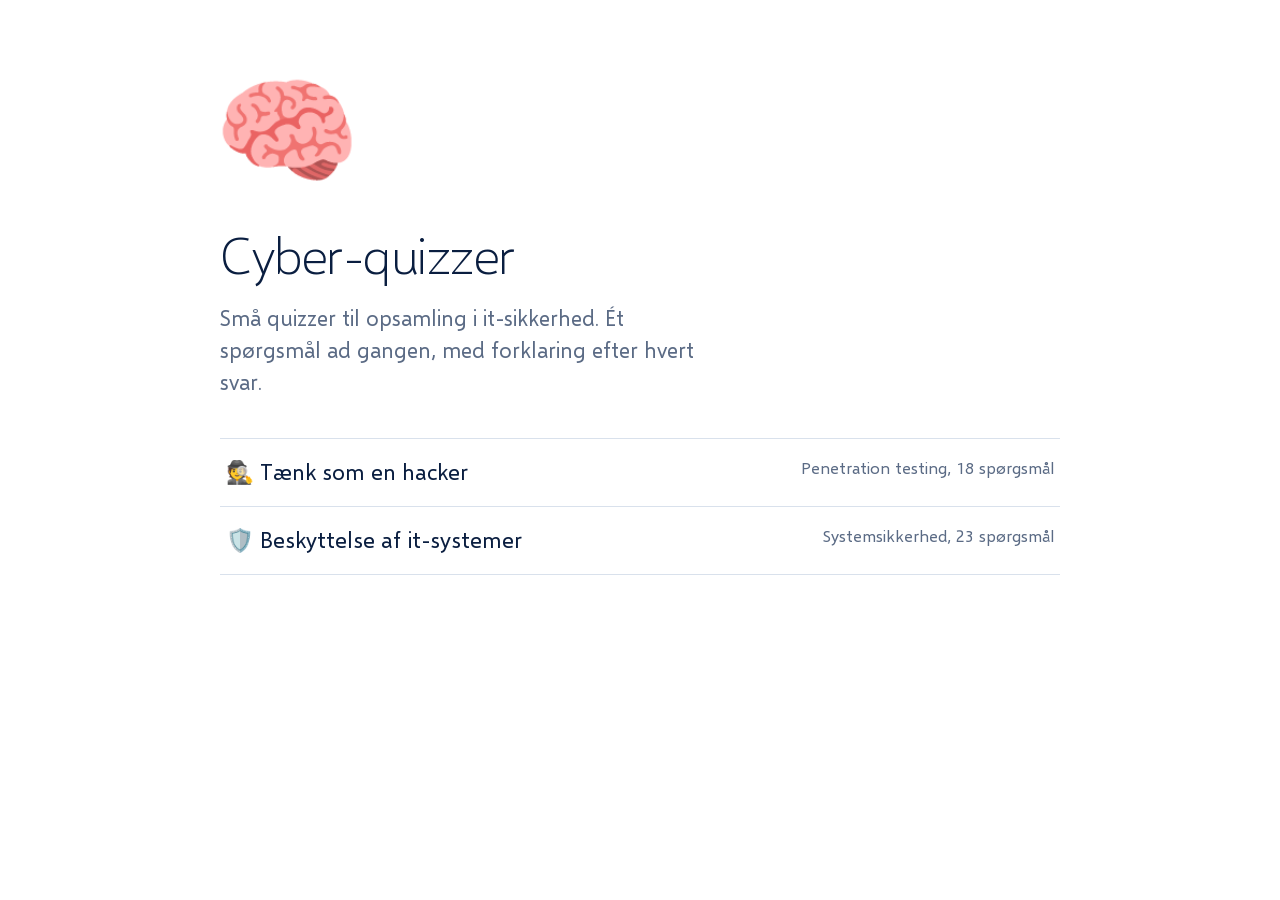
<file: index.html>
<!doctype html>
<html lang="da">
<head>
<meta charset="utf-8">
<meta name="viewport" content="width=device-width, initial-scale=1">
<title>Cyber-quizzer</title>
<style>
@font-face { font-family: 'Selawik'; font-weight: 300; font-display: swap; src: url([data-uri]) format('woff2'); }
@font-face { font-family: 'Selawik'; font-weight: 400; font-display: swap; src: url([data-uri]) format('woff2'); }
@font-face { font-family: 'Selawik'; font-weight: 700; font-display: swap; src: url([data-uri]) format('woff2'); }

:root {
  --paper: #ffffff;
  --ink: #0a1e40;
  --muted: #5b6b85;
  --line: #d9e1ec;
  --hover: #f2f6fb;
  --accent: #0078d7;
  --right: #0b7a54;
  --right-bg: #e2f5ec;
  --wrong: #c0362c;
  --wrong-bg: #fce9e7;
  --font: 'Selawik', 'Segoe UI', system-ui, -apple-system, sans-serif;
}

* { box-sizing: border-box; }

html {
  font-size: clamp(16px, calc(8px + 0.9vw), 30px);
}

body {
  margin: 0;
  min-height: 100vh;
  background: var(--paper);
  color: var(--ink);
  font-family: var(--font);
  font-variant-numeric: tabular-nums;
  -webkit-font-smoothing: antialiased;
}

button, input { font: inherit; color: inherit; }
button { cursor: pointer; }
:focus-visible { outline: 3px solid var(--accent); outline-offset: 3px; }
em { font-style: italic; }

.progress {
  position: fixed;
  inset: 0 0 auto 0;
  height: 4px;
  background: var(--line);
}
.progress span {
  display: block;
  height: 100%;
  width: 0;
  background: var(--accent);
  transition: width 0.4s ease;
}

main {
  max-width: 46rem;
  margin: 0 auto;
  padding: 3.5rem 1.5rem 3rem;
  min-height: 100vh;
  display: flex;
  flex-direction: column;
}

.meta {
  display: flex;
  justify-content: space-between;
  align-items: center;
  gap: 1rem;
  margin: 0 0 2.2rem;
  font-size: 0.85rem;
  color: var(--muted);
}
.nav {
  display: flex;
  align-items: center;
  gap: 0.4rem;
}
.navbtn {
  width: 2rem;
  height: 2rem;
  border: 1px solid var(--line);
  border-radius: 0.3rem;
  background: var(--paper);
  color: var(--muted);
  font-size: 1.1rem;
  line-height: 1;
  display: grid;
  place-items: center;
  padding: 0 0 0.1rem;
}
.navbtn:hover { border-color: var(--accent); color: var(--ink); }
.navbtn:disabled { opacity: 0.3; cursor: default; }
.nav .pos-label { margin: 0 0.3rem; }

h1 {
  font-weight: 300;
  font-size: 2.1rem;
  line-height: 1.22;
  margin: 0 0 2rem;
  letter-spacing: -0.01em;
}
h1.long { font-size: 1.7rem; }

/* Svarmuligheder */
.options {
  list-style: none;
  margin: 0;
  padding: 0;
  display: grid;
  gap: 0.6rem;
}
.option {
  width: 100%;
  display: flex;
  align-items: center;
  gap: 1rem;
  padding: 0.9rem 1.1rem;
  border: 1px solid var(--line);
  border-radius: 0.5rem;
  background: var(--paper);
  font-size: 1.1rem;
  line-height: 1.3;
  text-align: left;
  transition: background-color 0.15s, border-color 0.15s;
}
.option:hover:not(:disabled) {
  background: var(--hover);
  border-color: var(--accent);
}
.option:disabled { cursor: default; }
.key {
  flex: none;
  width: 1.9rem;
  height: 1.9rem;
  border-radius: 0.3rem;
  border: 1px solid var(--line);
  display: grid;
  place-items: center;
  font-size: 0.85rem;
  font-weight: 700;
  color: var(--muted);
}
.option .text { flex: 1; }
.option .mark {
  flex: none;
  font-size: 0.85rem;
  font-weight: 700;
}
.option.is-right {
  background: var(--right-bg);
  border-color: var(--right);
}
.option.is-right .key { background: var(--right); border-color: var(--right); color: #fff; }
.option.is-right .mark { color: var(--right); }
.option.is-wrong {
  background: var(--wrong-bg);
  border-color: var(--wrong);
}
.option.is-wrong .key { background: var(--wrong); border-color: var(--wrong); color: #fff; }
.option.is-wrong .mark { color: var(--wrong); }
.option.is-muted { opacity: 0.45; }

.tf { grid-template-columns: 1fr 1fr; }
.tf .option { justify-content: center; padding: 1.3rem 1rem; font-size: 1.25rem; }
.tf .option .text { flex: none; }
.tf .option .mark { display: none; }

/* Rækkefølge */
.order .pos {
  flex: none;
  width: 1.9rem;
  height: 1.9rem;
  border-radius: 50%;
  border: 1px dashed var(--muted);
  display: grid;
  place-items: center;
  font-size: 0.85rem;
  font-weight: 700;
}
.order .option.placed .pos {
  border: 0;
  background: var(--ink);
  color: #fff;
}

/* Estimat */
.estimate output {
  display: block;
  font-weight: 300;
  font-size: 3rem;
  line-height: 1;
  margin: 0.5rem 0 1.2rem;
}
.estimate output small {
  font-size: 1rem;
  color: var(--muted);
  margin-left: 0.4rem;
}
.estimate input[type='range'] {
  width: 100%;
  accent-color: var(--accent);
}
.ends {
  display: flex;
  justify-content: space-between;
  font-size: 0.8rem;
  color: var(--muted);
  margin-top: 0.2rem;
}

/* Handlinger */
.actions {
  display: flex;
  align-items: center;
  gap: 1rem;
  margin-top: 1.6rem;
  flex-wrap: wrap;
}
.btn {
  border: 0;
  border-radius: 0.4rem;
  background: var(--ink);
  color: #fff;
  padding: 0.75rem 1.4rem;
  font-size: 1rem;
  font-weight: 700;
}
.btn:disabled { opacity: 0.35; cursor: default; }
.btn.small {
  background: transparent;
  color: var(--ink);
  border: 1px solid var(--line);
  padding: 0.55rem 0.9rem;
  font-weight: 400;
}
.link {
  border: 0;
  background: none;
  padding: 0;
  font-size: 0.9rem;
  color: var(--muted);
  text-decoration: underline;
  text-underline-offset: 0.2em;
}
.hint {
  font-size: 0.8rem;
  color: var(--muted);
}

/* Forklaring */
.feedback {
  margin-top: 2rem;
  padding-top: 1.4rem;
  border-top: 1px solid var(--line);
  animation: rise 0.3s ease both;
}
.verdict {
  margin: 0 0 0.6rem;
  font-weight: 700;
  font-size: 1.1rem;
}
.verdict.right { color: var(--right); }
.verdict.wrong { color: var(--wrong); }
.verdict .detail { font-weight: 400; color: var(--ink); }
.explain {
  margin: 0;
  font-size: 1.05rem;
  line-height: 1.55;
  max-width: 62ch;
}
.feedback.still { animation: none; }
@keyframes rise {
  from { opacity: 0; transform: translateY(0.5rem); }
  to { opacity: 1; transform: none; }
}

/* Start og slut */
.face {
  font-weight: 300;
  font-size: 6rem;
  line-height: 1;
  margin: 0 0 2rem -0.3rem;
}
.intro h1 { font-size: 2.6rem; margin-bottom: 0.8rem; }
.lede {
  margin: 0 0 2rem;
  font-size: 1.1rem;
  line-height: 1.5;
  color: var(--muted);
  max-width: 40ch;
}
.score {
  font-weight: 300;
  font-size: 2.6rem;
  margin: 0 0 0.6rem;
}
.review {
  list-style: none;
  margin: 0 0 2rem;
  padding: 0;
  border-top: 1px solid var(--line);
}
.review li {
  border-bottom: 1px solid var(--line);
}
.review button {
  width: 100%;
  display: flex;
  gap: 0.8rem;
  align-items: baseline;
  padding: 0.55rem 0.3rem;
  border: 0;
  background: none;
  font-size: 0.95rem;
  text-align: left;
}
.review button:hover { background: var(--hover); }
.review .n {
  flex: none;
  width: 1.6rem;
  color: var(--muted);
  text-align: right;
}
.review .t { flex: 1; }
.review .r {
  flex: none;
  font-weight: 700;
  font-size: 0.85rem;
}
.review .ok { color: var(--right); }
.review .miss { color: var(--wrong); }
.review .skip { color: var(--muted); font-weight: 400; }
.quizlist { list-style: none; margin: 0; padding: 0; border-top: 1px solid var(--line); }
.quizlist a {
  display: flex;
  justify-content: space-between;
  gap: 1rem;
  padding: 1rem 0.3rem;
  border-bottom: 1px solid var(--line);
  color: var(--ink);
  text-decoration: none;
  font-size: 1.15rem;
}
.quizlist a:hover { background: var(--hover); }
.quizlist small { color: var(--muted); font-size: 0.85rem; }

@media (max-width: 560px) {
  main { padding-top: 2.5rem; }
  h1 { font-size: 1.6rem; }
  h1.long { font-size: 1.35rem; }
  .face { font-size: 4.5rem; }
  .intro h1 { font-size: 2rem; }
}

@media (prefers-reduced-motion: reduce) {
  * { animation: none !important; transition: none !important; }
}

.qemoji { font-size: 2.6rem; line-height: 1; margin: 0 0 0.9rem; }
.review .t { overflow-wrap: anywhere; }
</style>
</head>
<body>
<main>
  <section class="intro">
    <p class="face" aria-hidden="true">🧠</p>
    <h1>Cyber-quizzer</h1>
    <p class="lede">Små quizzer til opsamling i it-sikkerhed. Ét spørgsmål ad gangen, med forklaring efter hvert svar.</p>
    <ul class="quizlist">
    <li><a href="pentest/"><span>🕵️ Tænk som en hacker</span><small>Penetration testing, 18 spørgsmål</small></a></li>
    <li><a href="systemsikkerhed/"><span>🛡️ Beskyttelse af it-systemer</span><small>Systemsikkerhed, 23 spørgsmål</small></a></li>
    </ul>
  </section>
</main>
</body>
</html>
</file>
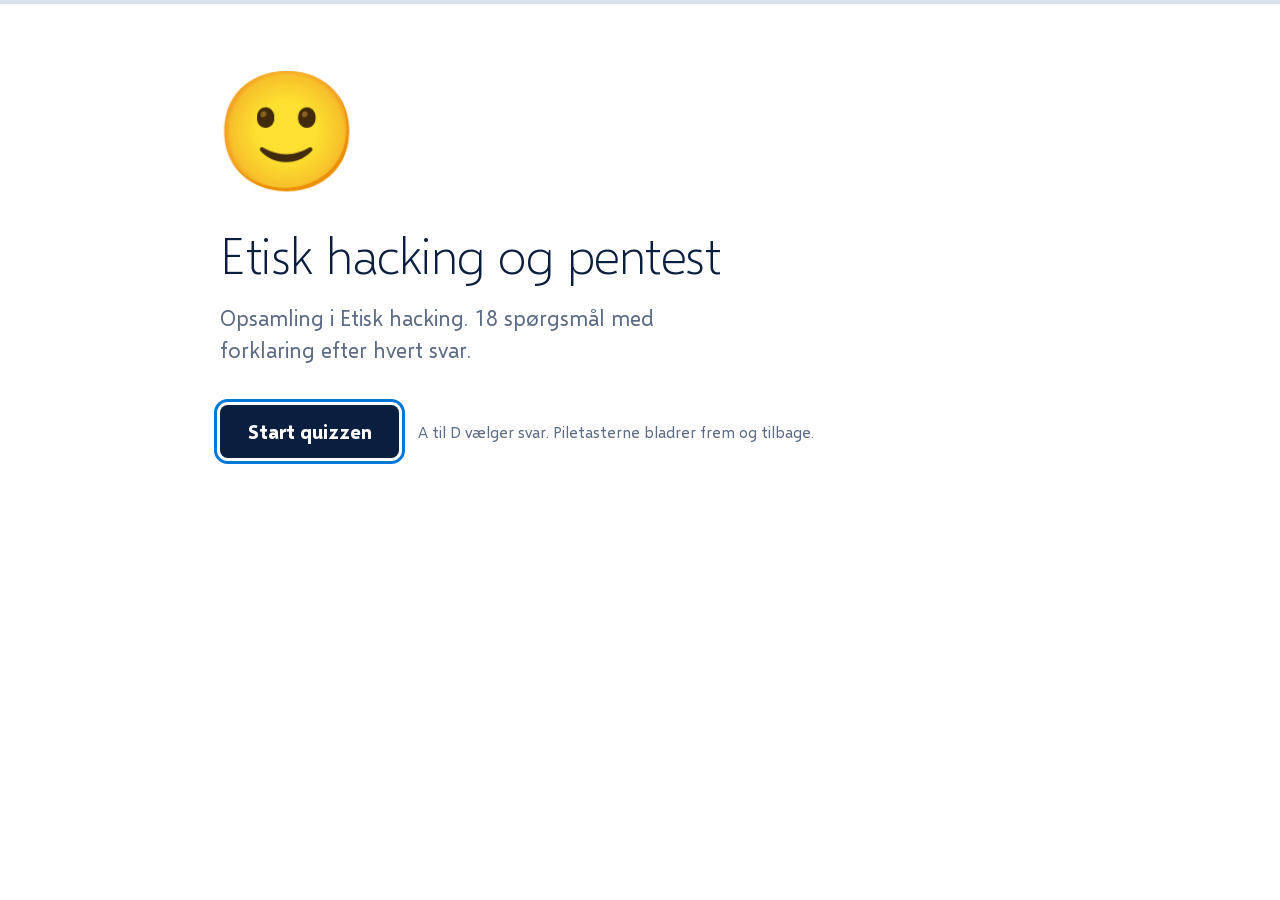
<file: etisk-hacking/index.html>
<!doctype html>
<html lang="da">
<head>
<meta charset="utf-8">
<meta name="viewport" content="width=device-width, initial-scale=1">
<title>Quiz: Etisk hacking og pentest</title>
<style>
@font-face { font-family: 'Selawik'; font-weight: 300; font-display: swap; src: url([data-uri]) format('woff2'); }
@font-face { font-family: 'Selawik'; font-weight: 400; font-display: swap; src: url([data-uri]) format('woff2'); }
@font-face { font-family: 'Selawik'; font-weight: 700; font-display: swap; src: url([data-uri]) format('woff2'); }

:root {
  --paper: #ffffff;
  --ink: #0a1e40;
  --muted: #5b6b85;
  --line: #d9e1ec;
  --hover: #f2f6fb;
  --accent: #0078d7;
  --right: #0b7a54;
  --right-bg: #e2f5ec;
  --wrong: #c0362c;
  --wrong-bg: #fce9e7;
  --font: 'Selawik', 'Segoe UI', system-ui, -apple-system, sans-serif;
}

* { box-sizing: border-box; }

html {
  font-size: clamp(16px, calc(8px + 0.9vw), 30px);
}

body {
  margin: 0;
  min-height: 100vh;
  background: var(--paper);
  color: var(--ink);
  font-family: var(--font);
  font-variant-numeric: tabular-nums;
  -webkit-font-smoothing: antialiased;
}

button, input { font: inherit; color: inherit; }
button { cursor: pointer; }
:focus-visible { outline: 3px solid var(--accent); outline-offset: 3px; }
em { font-style: italic; }

.progress {
  position: fixed;
  inset: 0 0 auto 0;
  height: 4px;
  background: var(--line);
}
.progress span {
  display: block;
  height: 100%;
  width: 0;
  background: var(--accent);
  transition: width 0.4s ease;
}

main {
  max-width: 46rem;
  margin: 0 auto;
  padding: 3.5rem 1.5rem 3rem;
  min-height: 100vh;
  display: flex;
  flex-direction: column;
}

.meta {
  display: flex;
  justify-content: space-between;
  align-items: center;
  gap: 1rem;
  margin: 0 0 2.2rem;
  font-size: 0.85rem;
  color: var(--muted);
}
.nav {
  display: flex;
  align-items: center;
  gap: 0.4rem;
}
.navbtn {
  width: 2rem;
  height: 2rem;
  border: 1px solid var(--line);
  border-radius: 0.3rem;
  background: var(--paper);
  color: var(--muted);
  font-size: 1.1rem;
  line-height: 1;
  display: grid;
  place-items: center;
  padding: 0 0 0.1rem;
}
.navbtn:hover { border-color: var(--accent); color: var(--ink); }
.navbtn:disabled { opacity: 0.3; cursor: default; }
.nav .pos-label { margin: 0 0.3rem; }

h1 {
  font-weight: 300;
  font-size: 2.1rem;
  line-height: 1.22;
  margin: 0 0 2rem;
  letter-spacing: -0.01em;
}
h1.long { font-size: 1.7rem; }

/* Svarmuligheder */
.options {
  list-style: none;
  margin: 0;
  padding: 0;
  display: grid;
  gap: 0.6rem;
}
.option {
  width: 100%;
  display: flex;
  align-items: center;
  gap: 1rem;
  padding: 0.9rem 1.1rem;
  border: 1px solid var(--line);
  border-radius: 0.5rem;
  background: var(--paper);
  font-size: 1.1rem;
  line-height: 1.3;
  text-align: left;
  transition: background-color 0.15s, border-color 0.15s;
}
.option:hover:not(:disabled) {
  background: var(--hover);
  border-color: var(--accent);
}
.option:disabled { cursor: default; }
.key {
  flex: none;
  width: 1.9rem;
  height: 1.9rem;
  border-radius: 0.3rem;
  border: 1px solid var(--line);
  display: grid;
  place-items: center;
  font-size: 0.85rem;
  font-weight: 700;
  color: var(--muted);
}
.option .text { flex: 1; }
.option .mark {
  flex: none;
  font-size: 0.85rem;
  font-weight: 700;
}
.option.is-right {
  background: var(--right-bg);
  border-color: var(--right);
}
.option.is-right .key { background: var(--right); border-color: var(--right); color: #fff; }
.option.is-right .mark { color: var(--right); }
.option.is-wrong {
  background: var(--wrong-bg);
  border-color: var(--wrong);
}
.option.is-wrong .key { background: var(--wrong); border-color: var(--wrong); color: #fff; }
.option.is-wrong .mark { color: var(--wrong); }
.option.is-muted { opacity: 0.45; }

.tf { grid-template-columns: 1fr 1fr; }
.tf .option { justify-content: center; padding: 1.3rem 1rem; font-size: 1.25rem; }
.tf .option .text { flex: none; }
.tf .option .mark { display: none; }

/* Rækkefølge */
.order .pos {
  flex: none;
  width: 1.9rem;
  height: 1.9rem;
  border-radius: 50%;
  border: 1px dashed var(--muted);
  display: grid;
  place-items: center;
  font-size: 0.85rem;
  font-weight: 700;
}
.order .option.placed .pos {
  border: 0;
  background: var(--ink);
  color: #fff;
}

/* Estimat */
.estimate output {
  display: block;
  font-weight: 300;
  font-size: 3rem;
  line-height: 1;
  margin: 0.5rem 0 1.2rem;
}
.estimate output small {
  font-size: 1rem;
  color: var(--muted);
  margin-left: 0.4rem;
}
.estimate input[type='range'] {
  width: 100%;
  accent-color: var(--accent);
}
.ends {
  display: flex;
  justify-content: space-between;
  font-size: 0.8rem;
  color: var(--muted);
  margin-top: 0.2rem;
}

/* Handlinger */
.actions {
  display: flex;
  align-items: center;
  gap: 1rem;
  margin-top: 1.6rem;
  flex-wrap: wrap;
}
.btn {
  border: 0;
  border-radius: 0.4rem;
  background: var(--ink);
  color: #fff;
  padding: 0.75rem 1.4rem;
  font-size: 1rem;
  font-weight: 700;
}
.btn:disabled { opacity: 0.35; cursor: default; }
.btn.small {
  background: transparent;
  color: var(--ink);
  border: 1px solid var(--line);
  padding: 0.55rem 0.9rem;
  font-weight: 400;
}
.link {
  border: 0;
  background: none;
  padding: 0;
  font-size: 0.9rem;
  color: var(--muted);
  text-decoration: underline;
  text-underline-offset: 0.2em;
}
.hint {
  font-size: 0.8rem;
  color: var(--muted);
}

/* Forklaring */
.feedback {
  margin-top: 2rem;
  padding-top: 1.4rem;
  border-top: 1px solid var(--line);
  animation: rise 0.3s ease both;
}
.verdict {
  margin: 0 0 0.6rem;
  font-weight: 700;
  font-size: 1.1rem;
}
.verdict.right { color: var(--right); }
.verdict.wrong { color: var(--wrong); }
.verdict .detail { font-weight: 400; color: var(--ink); }
.explain {
  margin: 0;
  font-size: 1.05rem;
  line-height: 1.55;
  max-width: 62ch;
}
.feedback.still { animation: none; }
@keyframes rise {
  from { opacity: 0; transform: translateY(0.5rem); }
  to { opacity: 1; transform: none; }
}

/* Start og slut */
.face {
  font-weight: 300;
  font-size: 6rem;
  line-height: 1;
  margin: 0 0 2rem -0.3rem;
}
.intro h1 { font-size: 2.6rem; margin-bottom: 0.8rem; }
.lede {
  margin: 0 0 2rem;
  font-size: 1.1rem;
  line-height: 1.5;
  color: var(--muted);
  max-width: 40ch;
}
.score {
  font-weight: 300;
  font-size: 2.6rem;
  margin: 0 0 0.6rem;
}
.review {
  list-style: none;
  margin: 0 0 2rem;
  padding: 0;
  border-top: 1px solid var(--line);
}
.review li {
  border-bottom: 1px solid var(--line);
}
.review button {
  width: 100%;
  display: flex;
  gap: 0.8rem;
  align-items: baseline;
  padding: 0.55rem 0.3rem;
  border: 0;
  background: none;
  font-size: 0.95rem;
  text-align: left;
}
.review button:hover { background: var(--hover); }
.review .n {
  flex: none;
  width: 1.6rem;
  color: var(--muted);
  text-align: right;
}
.review .t { flex: 1; }
.review .r {
  flex: none;
  font-weight: 700;
  font-size: 0.85rem;
}
.review .ok { color: var(--right); }
.review .miss { color: var(--wrong); }
.review .skip { color: var(--muted); font-weight: 400; }
.quizlist { list-style: none; margin: 0; padding: 0; border-top: 1px solid var(--line); }
.quizlist a {
  display: flex;
  justify-content: space-between;
  gap: 1rem;
  padding: 1rem 0.3rem;
  border-bottom: 1px solid var(--line);
  color: var(--ink);
  text-decoration: none;
  font-size: 1.15rem;
}
.quizlist a:hover { background: var(--hover); }
.quizlist small { color: var(--muted); font-size: 0.85rem; }

@media (max-width: 560px) {
  main { padding-top: 2.5rem; }
  h1 { font-size: 1.6rem; }
  h1.long { font-size: 1.35rem; }
  .face { font-size: 4.5rem; }
  .intro h1 { font-size: 2rem; }
}

@media (prefers-reduced-motion: reduce) {
  * { animation: none !important; transition: none !important; }
}
</style>
</head>
<body>
<div class="progress" aria-hidden="true"><span></span></div>
<main id="app" aria-live="polite"></main>
<script>
const QUIZ = {"titel":"Etisk hacking og pentest","undertitel":"Opsamling i Etisk hacking","fag":"Etisk hacking","runder":[{"id":1,"navn":"Jura og etik (opvarmning)"},{"id":2,"navn":"Metode og typer"},{"id":3,"navn":"Scanning og adgang (dobbelte point)"},{"id":4,"navn":"Efter indbruddet og den virkelige verden"},{"id":5,"navn":"Reserve"}],"spoergsmaal":[{"runde":1,"type":"mc","titel":"Pentest eller hacking?","tekst":"Hvad gør juridisk set forskellen på en pentest og ulovlig hacking efter straffelovens § 263?","svar":["Om man bruger Kali Linux eller egne værktøjer","Om adgangen er \"uberettiget\"","Om man stjæler data eller bare kigger","Om man melder sårbarheden bagefter"],"rigtigt":1,"forklaring":"Pentesteren gør præcis det, § 263 beskriver: skaffer sig adgang til andres system. Det er den klare aftale, der fjerner det \"uberettigede\"."},{"runde":1,"type":"mc","titel":"Aftalerne på plads","tekst":"Ud over RoE (rules of engagement) og scope-dokumentet for selve testen: hvilke to aftaler bør en pentester som minimum have på plads med kunden?","svar":["SLA og DPA","CSA (konsulent- og samarbejdsaftale) og NDA","GDPR-samtykke og ISO-certifikat","Bug bounty-vilkår og CVE-registrering"],"rigtigt":1,"forklaring":"Pakken til en pentest er større end to papirer: RoE fastlægger, hvad der må gøres under testen, scope-dokumentet hvor grænserne går, CSA'et aftalen og ansvarsfordelingen, og NDA'en fortroligheden. CSA og NDA er minimum for samarbejdet med kunden."},{"runde":1,"type":"mc","titel":"Hatten på","tekst":"En hacker finder huller på en webshop uden aftale og tilbyder bagefter at lukke dem mod betaling. Hvilken hattefarve?","svar":["White hat","Black hat","Gray hat","Red hat"],"rigtigt":2,"forklaring":"Gråzonen mellem lovligt og ulovligt. Mange gray hats opfatter sig selv som white hats."},{"runde":1,"type":"sandtfalsk","titel":"Faren i børnehaven","tekst":"Faderen, der testede sikkerheden i sit barns børnehavesystem og anmeldte hullet, blev endeligt dømt for hacking.","rigtigt":false,"forklaring":"Dømt i byretten, frifundet i landsretten. Et godt springbræt til diskussion: Gode intentioner er ikke det samme som en aftale."},{"runde":2,"type":"mc","titel":"Begrænset viden","tekst":"\"Begrænset viden om systemet, tester som en bruger.\" Hvilken testtype?","svar":["Black box","White box","Gray box","Red box"],"rigtigt":2,"forklaring":"Gray box: pentesteren har delvis viden, fx dokumentation eller credentials, men tester stadig udefra som en bruger."},{"runde":2,"type":"mc","titel":"White box' største hage","tekst":"Hvad er den største ulempe ved en white box-test?","svar":["Den er altid ulovlig","Den finder ikke angrebsflader, som virksomheden ikke selv kender til","Den kræver, at pentesteren arbejder anonymt","Den kan kun bruges på webapplikationer"],"rigtigt":1,"forklaring":"Når testen bygger på virksomhedens eget kort over systemet, blinder den over for det, der ikke står på kortet: skygge-it, glemte systemer, uregistrerede angrebsflader."},{"runde":2,"type":"mc","titel":"Pentest-cirklen","tekst":"Hvilken fase i pentest-cirklen kommer lige *før* exploitation?","svar":["Rekognoscering","Discovery","Søgning efter sårbarheder og attack vectors","Post exploitation"],"rigtigt":2,"forklaring":"Cirklen løber rekognoscering → discovery → søgning efter sårbarheder og attack vectors → exploitation → post exploitation."},{"runde":2,"type":"mc","titel":"Spor i loggen","tekst":"Hvad er der galt med denne påstand: \"Det er passiv rekognoscering at besøge målets hjemmeside\"?","svar":["Intet, det er passivt","Det er aktivt, fordi besøget efterlader spor i målets logs","Det er ulovligt","Det tæller kun som OSINT, hvis man bruger Maltego"],"rigtigt":1,"forklaring":"Passiv rekognoscering betyder ingen kontakt med selve målet. Selv et sidebesøg giver et footprint i målets logs."},{"runde":2,"type":"mc","titel":"Skygger på netværket","tekst":"Medarbejdernes private telefoner, en Dropbox-konto som ingen har godkendt, og IoT-enheder på netværket. Hvad kalder man det samlet?","svar":["Zero-day","Shadow IT","Lateral movement","Honeypot"],"rigtigt":1,"forklaring":"Shadow IT er it, som virksomheden ikke kender til eller har godkendt. Det er angrebsflade uden styring, patching eller logning."},{"runde":3,"type":"mc","titel":"Øksen eller kniven","tekst":"Kapitlet sammenligner automatiseret og manuel scanning med to redskaber. Hvilke?","svar":["Hammer og skruetrækker","Økse og kirurgisk kniv","Kikkert og lup","Fiskenet og fiskestang"],"rigtigt":1,"forklaring":"Automatiseret scanning er øksen: bred og hurtig. Manuel testning er den kirurgiske kniv: præcis, hvor det gør ondt."},{"runde":3,"type":"mc","titel":"Half-open","tekst":"Hvorfor er en SYN-scanning (half-open) mere diskret end en almindelig forbindelse?","svar":["Den er krypteret","Den gennemfører aldrig hele 3-way handshake, så applikationen ser ingen forbindelse","Den bruger UDP i stedet for TCP","Den kører kun om natten"],"rigtigt":1,"forklaring":"Scanneren sender SYN, får SYN-ACK tilbage og stopper der. TCP-forbindelsen fuldføres aldrig, så mange applikationer og logmechanismer opdager den ikke."},{"runde":3,"type":"mc","titel":"Reverse slår bind","tekst":"Hvorfor lykkes en reverse shell oftere end en bind shell?","svar":["Den er hurtigere","Firewalls blokerer typisk indgående trafik, men tillader udgående","Den kræver ikke en sårbarhed","Den virker kun på Windows"],"rigtigt":1,"forklaring":"Reverse shell kalder ud fra målet, hvor udgående trafik ofte er tilladt. Forsvarsvinkel: Det er derfor, egress-filtrering betyder noget."},{"runde":3,"type":"mc","titel":"Payload på målret","tekst":"I Metasploit-terminologi: Hvad er en payload?","svar":["Koden, der udnytter sikkerhedshullet","Koden, der kører på målet bagefter, fx for at åbne en shell","Et scanningsmodul","Rapporten til kunden"],"rigtigt":1,"forklaring":"Exploiten åbner hullet; payloaden er det, der sendes ind bagefter: en shell, en Meterpreter-session, en eksfiltreringskanal."},{"runde":4,"type":"mc","titel":"WannaCry","tekst":"WannaCry spredte sig i 2017 via en lækket exploit (EternalBlue). Hvilken tjeneste var sårbar?","svar":["RDP","SMBv1","SSH","DNS"],"rigtigt":1,"forklaring":"Rammte også mål i Danmark. Læringen er, at patching og udfasning af gamle protokoller er forsvar."},{"runde":4,"type":"mc","titel":"Hvor stopper pentesteren?","tekst":"Hvad adskiller pentesteren fra hackeren i den sidste fase?","svar":["Pentesteren sletter sine spor bedre","Pentesteren stopper ved rapporten, mens hackeren bevarer adgang og skjuler spor","Hackeren skriver også en rapport","Der er ingen forskel"],"rigtigt":1,"forklaring":"For hackeren er adgangen målet: den bevares og skjules. For pentesteren er den midlet: den dokumenteres og afleveres."},{"runde":4,"type":"mc","titel":"Rapporten er pointen","tekst":"Hvad skal vægten ligge på i en god pentest-rapport?","svar":["En detaljeret beskrivelse af, hvor dygtig pentesteren var","En liste over alle værktøjer, der blev brugt","Løsningsforslag og forbedrede procedurer","Rå scanningsoutput"],"rigtigt":2,"forklaring":"Rapporten skal gøre kunden sikrere, ikke imponere over værktøjer. Og husk executive summary til ledelsen: det er den, der får sikkerhed på dagsordenen."},{"runde":5,"type":"mc","titel":"Nyborg-sagen","tekst":"En sikkerhedskonsulent udgav sig for at være kommunens it-medarbejder over for personalet på en skole i Nyborg. Hvad aftalte KL bagefter om den slags test?","svar":["Social engineering er nu helt forbudt i test","Testene må ikke være krænkende, og der skal være et rimeligt forhold mellem mål og midler","Konsulenten skal altid anmeldes til politiet før testen","Testene må kun køre uden for skolens åbningstider"],"rigtigt":1,"forklaring":"Testen var i sig selv aftalt, men den ramte personer, der ikke vidste noget om den. Krænkende test og disproportionale metoder er ikke acceptable, selv når målet er godt."},{"runde":5,"type":"mc","titel":"CTF-flaget","tekst":"I en CTF: hvad er flagets funktion?","svar":["Et unikt bevis for, at man har haft adgang til en beskyttet ressource","En kode, der dekrypterer alle de andre udfordringer","Navnet på det hold, der fører pointligeføringen","Et tidsstempel for, hvornår udfordringen blev løst"],"rigtigt":0,"forklaring":"Flaget er beviset: en unik streng, der kun kan hentes ved faktisk at udnytte sårbarheden i udfordringen."}]};
'use strict';
// QUIZ indsættes af build.js
const Q = QUIZ.spoergsmaal;
const roundName = Object.fromEntries(QUIZ.runder.map((r) => [r.id, r.navn]));
const LETTERS = ['A', 'B', 'C', 'D'];
const app = document.getElementById('app');
const bar = document.querySelector('.progress span');
const fmt = (n) => Number(n).toLocaleString('da-DK');

// pos: -1 er forsiden, 0..n-1 er spørgsmål, n er resultatet
const state = { pos: -1, answers: Q.map(() => null), orders: {} };
let keyHandler = null;
let current = null;

function h(tag, attrs, ...kids) {
  const el = document.createElement(tag);
  for (const [k, v] of Object.entries(attrs || {})) {
    if (v == null || v === false) continue;
    if (k === 'class') el.className = v;
    else if (k === 'text') el.textContent = v;
    else if (k.startsWith('on')) el.addEventListener(k.slice(2), v);
    else el.setAttribute(k, v === true ? '' : v);
  }
  for (const kid of kids.flat()) {
    if (kid == null || kid === false) continue;
    el.append(kid instanceof Node ? kid : document.createTextNode(String(kid)));
  }
  return el;
}

// *kursiv* bliver til <em>
function rich(el, text) {
  String(text).split(/(\*[^*]+\*)/g).forEach((part) => {
    if (/^\*[^*]+\*$/.test(part)) el.append(h('em', { text: part.slice(1, -1) }));
    else if (part) el.append(part);
  });
  return el;
}

function show(...kids) {
  app.replaceChildren(...kids);
  window.scrollTo(0, 0);
}

// ------------------------------------------------------------ Navigation

function go(p) {
  p = Math.max(-1, Math.min(Q.length, p));
  state.pos = p;
  current = null;
  if (p === -1) intro();
  else if (p === Q.length) finish();
  else question(p);
  bar.style.width = (p < 0 ? 0 : p >= Q.length ? 100 : (100 * (p + 1)) / Q.length) + '%';
}

function restart() {
  state.answers = Q.map(() => null);
  state.orders = {};
  go(0);
}

document.addEventListener('keydown', (e) => {
  if (e.metaKey || e.ctrlKey || e.altKey) return;
  const tag = e.target.tagName;
  if (tag === 'INPUT') {
    if (e.key === 'Enter' && keyHandler) keyHandler(e);
    return; // piletaster styrer slideren
  }
  if (e.key === 'ArrowRight' || e.key === 'PageDown') {
    e.preventDefault();
    if (state.pos < Q.length) go(state.pos + 1);
    return;
  }
  if (e.key === 'ArrowLeft' || e.key === 'PageUp') {
    e.preventDefault();
    if (state.pos > -1) go(state.pos - 1);
    return;
  }
  if (tag === 'BUTTON' && (e.key === 'Enter' || e.key === ' ')) return; // knappen klarer det selv
  if (keyHandler) keyHandler(e);
});

// ------------------------------------------------------------ Forside

function intro() {
  keyHandler = (e) => { if (e.key === 'Enter') { e.preventDefault(); go(0); } };
  const answered = state.answers.filter(Boolean).length;
  show(h('section', { class: 'intro' },
    h('p', { class: 'face', text: '🙂', 'aria-hidden': 'true' }),
    h('h1', { text: QUIZ.titel }),
    h('p', { class: 'lede', text: `${QUIZ.undertitel}. ${Q.length} spørgsmål med forklaring efter hvert svar.` }),
    h('div', { class: 'actions' },
      h('button', { class: 'btn', type: 'button', text: answered ? 'Fortsæt' : 'Start quizzen', onclick: () => go(0) }),
      h('span', { class: 'hint', text: 'A til D vælger svar. Piletasterne bladrer frem og tilbage.' }))));
  app.querySelector('.btn').focus();
}

// ------------------------------------------------------------ Spørgsmål

function question(i) {
  const q = Q[i];
  const title = h('h1', { class: q.tekst.length > 150 ? 'long' : '' });
  rich(title, q.tekst);
  const body = h('div', {});
  show(
    h('div', { class: 'meta' },
      h('span', { class: 'nav' },
        h('button', { class: 'navbtn', type: 'button', 'aria-label': 'Forrige', text: '‹', onclick: () => go(i - 1) }),
        h('span', { class: 'pos-label', text: `${i + 1} af ${Q.length}` }),
        h('button', { class: 'navbtn', type: 'button', 'aria-label': 'Næste', text: '›', onclick: () => go(i + 1) })),
      h('span', { text: roundName[q.runde] })),
    title,
    body);
  const ui = TYPES[q.type](q, body, i);
  current = { i, ui };
  const saved = state.answers[i];
  if (saved) {
    ui.apply(saved.data);
    feedback(i, false);
  } else {
    keyHandler = ui.keys;
  }
}

// Kaldes når brugeren svarer
function answer(i, data) {
  if (!current || current.i !== i || state.answers[i]) return;
  const res = current.ui.apply(data);
  state.answers[i] = { ok: res.ok, detail: res.detail, data };
  feedback(i, true);
}

function feedback(i, fresh) {
  const q = Q[i];
  const a = state.answers[i];
  const last = i === Q.length - 1;
  const next = h('button', { class: 'btn', type: 'button', text: last ? 'Se resultatet' : 'Næste spørgsmål', onclick: () => go(i + 1) });
  const verdict = q.type === 'estimat' ? (a.ok ? 'Tæt nok på.' : 'Ikke tæt nok på.') : (a.ok ? 'Rigtigt.' : 'Ikke helt.');
  app.append(h('section', { class: 'feedback' + (fresh ? '' : ' still') },
    h('p', { class: 'verdict ' + (a.ok ? 'right' : 'wrong') }, verdict, a.detail ? h('span', { class: 'detail', text: ' ' + a.detail }) : null),
    rich(h('p', { class: 'explain' }), q.forklaring),
    h('div', { class: 'actions' }, next)));
  if (fresh) next.focus({ preventScroll: true });
  keyHandler = (e) => { if (e.key === 'Enter') { e.preventDefault(); go(i + 1); } };
}

function optionButton(key, text, onclick) {
  return h('button', { class: 'option', type: 'button', onclick },
    h('span', { class: 'key', text: key }),
    h('span', { class: 'text', text }),
    h('span', { class: 'mark' }));
}

function markOptions(buttons, rightIdx, chosenIdx) {
  buttons.forEach((b, k) => {
    b.disabled = true;
    if (k === rightIdx) {
      b.classList.add('is-right');
      b.querySelector('.mark').textContent = 'Rigtigt svar';
    } else if (k === chosenIdx) {
      b.classList.add('is-wrong');
      b.querySelector('.mark').textContent = 'Dit svar';
    } else {
      b.classList.add('is-muted');
    }
  });
}

const TYPES = {
  mc(q, body, i) {
    const buttons = q.svar.map((s, k) => optionButton(LETTERS[k], s, () => answer(i, k)));
    body.append(h('ul', { class: 'options' }, buttons.map((b) => h('li', {}, b))));
    return {
      apply(k) {
        markOptions(buttons, q.rigtigt, k);
        return { ok: k === q.rigtigt };
      },
      keys(e) {
        const k = LETTERS.indexOf(e.key.toUpperCase());
        const n = Number(e.key) - 1;
        if (k >= 0 && k < q.svar.length) answer(i, k);
        else if (n >= 0 && n < q.svar.length) answer(i, n);
      },
    };
  },

  sandtfalsk(q, body, i) {
    const buttons = ['Sandt', 'Falsk'].map((t, k) => optionButton(t[0], t, () => answer(i, k)));
    body.append(h('ul', { class: 'options tf' }, buttons.map((b) => h('li', {}, b))));
    return {
      apply(k) {
        markOptions(buttons, q.rigtigt ? 0 : 1, k);
        return { ok: (k === 0) === q.rigtigt };
      },
      keys(e) {
        const c = e.key.toUpperCase();
        if (c === 'S' || c === '1') answer(i, 0);
        if (c === 'F' || c === '2') answer(i, 1);
      },
    };
  },

  raekkefoelge(q, body, i) {
    // Samme blanding hver gang man kommer tilbage, men aldrig allerede rigtig
    if (!state.orders[i]) {
      let order;
      do {
        order = q.elementer.map((_, k) => k).sort(() => Math.random() - 0.5);
      } while (order.every((v, k) => v === k));
      state.orders[i] = order;
    }
    const order = state.orders[i];
    const picked = [];
    const list = h('ul', { class: 'options order' });
    const check = h('button', { class: 'btn', type: 'button', text: 'Tjek rækkefølgen', disabled: true, onclick: () => answer(i, picked.slice()) });
    const reset = h('button', { class: 'link', type: 'button', text: 'Start forfra', onclick: () => { picked.length = 0; draw(); } });
    const hint = h('p', { class: 'hint', text: 'Tryk på dem i rækkefølge. Tryk igen for at fortryde.' });
    const actions = h('div', { class: 'actions' }, check, reset);

    function draw() {
      list.replaceChildren(...order.map((id) => {
        const pos = picked.indexOf(id);
        return h('li', {}, h('button', {
          class: 'option' + (pos >= 0 ? ' placed' : ''),
          type: 'button',
          'aria-pressed': String(pos >= 0),
          onclick: () => {
            if (pos >= 0) picked.splice(pos);
            else picked.push(id);
            draw();
          },
        }, h('span', { class: 'pos', text: pos >= 0 ? pos + 1 : '' }), h('span', { class: 'text', text: q.elementer[id] }), h('span', { class: 'mark' })));
      }));
      check.disabled = picked.length !== order.length;
    }
    draw();
    body.append(hint, list, actions);

    return {
      apply(sel) {
        const k = sel.filter((id, pos) => id === pos).length;
        list.replaceChildren(...q.elementer.map((t, pos) => {
          const ok = sel[pos] === pos;
          return h('li', {}, h('div', { class: 'option ' + (ok ? 'is-right' : 'is-wrong') },
            h('span', { class: 'key', text: pos + 1 }),
            h('span', { class: 'text', text: t }),
            h('span', { class: 'mark', text: ok ? 'På plads' : `Du havde ${q.elementer[sel[pos]]}` })));
        }));
        hint.remove();
        actions.remove();
        const all = k === sel.length;
        return { ok: all, detail: all ? null : `${k} af ${sel.length} på plads.` };
      },
      keys(e) {
        if (e.key === 'Enter' && !check.disabled) {
          e.preventDefault();
          answer(i, picked.slice());
        }
      },
    };
  },

  estimat(q, body, i) {
    const step = q.trin || 1;
    let val = q.start ?? Math.round((q.min + q.max) / 2);
    const num = h('span');
    const range = h('input', { type: 'range', min: q.min, max: q.max, step, 'aria-label': 'Dit gæt' });
    const set = (x) => {
      val = Math.min(q.max, Math.max(q.min, Math.round(x / step) * step));
      range.value = val;
      num.textContent = fmt(val);
    };
    range.addEventListener('input', () => set(Number(range.value)));
    set(val);
    const actions = h('div', { class: 'actions' },
      h('button', { class: 'btn small', type: 'button', 'aria-label': 'Mindre', text: '-', onclick: () => set(val - step) }),
      h('button', { class: 'btn small', type: 'button', 'aria-label': 'Større', text: '+', onclick: () => set(val + step) }),
      h('button', { class: 'btn', type: 'button', text: 'Tjek mit gæt', onclick: () => answer(i, val) }));
    body.append(h('div', { class: 'estimate' },
      h('output', {}, num, h('small', { text: q.enhed || '' })),
      range,
      h('div', { class: 'ends' }, h('span', { text: fmt(q.min) }), h('span', { text: fmt(q.max) })),
      actions));
    return {
      apply(v) {
        set(v);
        range.disabled = true;
        actions.remove();
        const err = Math.abs(v - q.rigtigt) / Math.max(1, Math.abs(q.rigtigt));
        const pct = Math.round(err * 100);
        return {
          ok: err <= 0.15,
          detail: `Rigtigt svar: ${fmt(q.rigtigt)} ${q.enhed || ''}. Du gættede ${fmt(v)}, ${pct === 0 ? 'helt præcist' : pct + ' % ved siden af'}.`,
        };
      },
      keys(e) {
        if (e.key === 'Enter') {
          e.preventDefault();
          answer(i, val);
        }
      },
    };
  },
};

// ------------------------------------------------------------ Resultat

function finish() {
  const right = state.answers.filter((a) => a && a.ok).length;
  const skipped = state.answers.filter((a) => !a).length;
  const share = right / Q.length;
  keyHandler = (e) => { if (e.key === 'Enter') { e.preventDefault(); restart(); } };
  let lede = right === Q.length ? 'Alle rigtige. Systemet er hærdet.' : 'Klik på et spørgsmål for at se det igen.';
  if (skipped) lede = `${skipped} spørgsmål er ikke besvaret. ${lede}`;
  show(h('section', { class: 'intro' },
    h('p', { class: 'face', text: share >= 0.8 ? '😄' : share >= 0.5 ? '🙂' : '😐', 'aria-hidden': 'true' }),
    h('p', { class: 'score', text: `${right} af ${Q.length} rigtige` }),
    h('p', { class: 'lede', text: lede }),
    h('ol', { class: 'review' }, Q.map((q, k) => {
      const a = state.answers[k];
      const [cls, label] = !a ? ['skip', 'Ikke besvaret'] : a.ok ? ['ok', 'Rigtigt'] : ['miss', 'Forkert'];
      return h('li', {}, h('button', { type: 'button', onclick: () => go(k) },
        h('span', { class: 'n', text: k + 1 }),
        h('span', { class: 't', text: q.titel }),
        h('span', { class: 'r ' + cls, text: label })));
    })),
    h('div', { class: 'actions' }, h('button', { class: 'btn', type: 'button', text: 'Tag quizzen igen', onclick: restart }))));
}

go(-1);
</script>
</body>
</html>
</file>
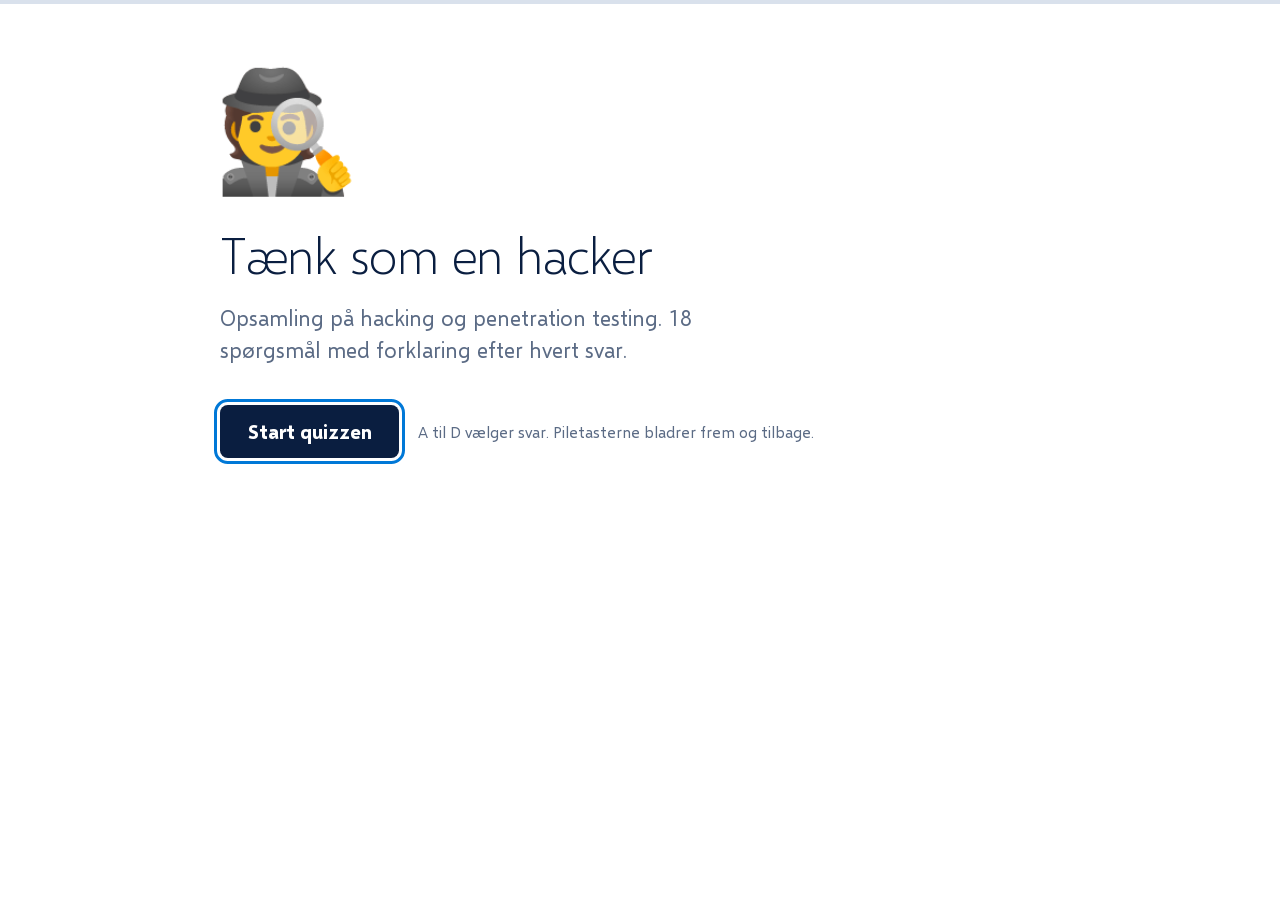
<file: pentest/index.html>
<!doctype html>
<html lang="da">
<head>
<meta charset="utf-8">
<meta name="viewport" content="width=device-width, initial-scale=1">
<title>Quiz: Tænk som en hacker</title>
<style>
@font-face { font-family: 'Selawik'; font-weight: 300; font-display: swap; src: url([data-uri]) format('woff2'); }
@font-face { font-family: 'Selawik'; font-weight: 400; font-display: swap; src: url([data-uri]) format('woff2'); }
@font-face { font-family: 'Selawik'; font-weight: 700; font-display: swap; src: url([data-uri]) format('woff2'); }

:root {
  --paper: #ffffff;
  --ink: #0a1e40;
  --muted: #5b6b85;
  --line: #d9e1ec;
  --hover: #f2f6fb;
  --accent: #0078d7;
  --right: #0b7a54;
  --right-bg: #e2f5ec;
  --wrong: #c0362c;
  --wrong-bg: #fce9e7;
  --font: 'Selawik', 'Segoe UI', system-ui, -apple-system, sans-serif;
}

* { box-sizing: border-box; }

html {
  font-size: clamp(16px, calc(8px + 0.9vw), 30px);
}

body {
  margin: 0;
  min-height: 100vh;
  background: var(--paper);
  color: var(--ink);
  font-family: var(--font);
  font-variant-numeric: tabular-nums;
  -webkit-font-smoothing: antialiased;
}

button, input { font: inherit; color: inherit; }
button { cursor: pointer; }
:focus-visible { outline: 3px solid var(--accent); outline-offset: 3px; }
em { font-style: italic; }

.progress {
  position: fixed;
  inset: 0 0 auto 0;
  height: 4px;
  background: var(--line);
}
.progress span {
  display: block;
  height: 100%;
  width: 0;
  background: var(--accent);
  transition: width 0.4s ease;
}

main {
  max-width: 46rem;
  margin: 0 auto;
  padding: 3.5rem 1.5rem 3rem;
  min-height: 100vh;
  display: flex;
  flex-direction: column;
}

.meta {
  display: flex;
  justify-content: space-between;
  align-items: center;
  gap: 1rem;
  margin: 0 0 2.2rem;
  font-size: 0.85rem;
  color: var(--muted);
}
.nav {
  display: flex;
  align-items: center;
  gap: 0.4rem;
}
.navbtn {
  width: 2rem;
  height: 2rem;
  border: 1px solid var(--line);
  border-radius: 0.3rem;
  background: var(--paper);
  color: var(--muted);
  font-size: 1.1rem;
  line-height: 1;
  display: grid;
  place-items: center;
  padding: 0 0 0.1rem;
}
.navbtn:hover { border-color: var(--accent); color: var(--ink); }
.navbtn:disabled { opacity: 0.3; cursor: default; }
.nav .pos-label { margin: 0 0.3rem; }

h1 {
  font-weight: 300;
  font-size: 2.1rem;
  line-height: 1.22;
  margin: 0 0 2rem;
  letter-spacing: -0.01em;
}
h1.long { font-size: 1.7rem; }

/* Svarmuligheder */
.options {
  list-style: none;
  margin: 0;
  padding: 0;
  display: grid;
  gap: 0.6rem;
}
.option {
  width: 100%;
  display: flex;
  align-items: center;
  gap: 1rem;
  padding: 0.9rem 1.1rem;
  border: 1px solid var(--line);
  border-radius: 0.5rem;
  background: var(--paper);
  font-size: 1.1rem;
  line-height: 1.3;
  text-align: left;
  transition: background-color 0.15s, border-color 0.15s;
}
.option:hover:not(:disabled) {
  background: var(--hover);
  border-color: var(--accent);
}
.option:disabled { cursor: default; }
.key {
  flex: none;
  width: 1.9rem;
  height: 1.9rem;
  border-radius: 0.3rem;
  border: 1px solid var(--line);
  display: grid;
  place-items: center;
  font-size: 0.85rem;
  font-weight: 700;
  color: var(--muted);
}
.option .text { flex: 1; }
.option .mark {
  flex: none;
  font-size: 0.85rem;
  font-weight: 700;
}
.option.is-right {
  background: var(--right-bg);
  border-color: var(--right);
}
.option.is-right .key { background: var(--right); border-color: var(--right); color: #fff; }
.option.is-right .mark { color: var(--right); }
.option.is-wrong {
  background: var(--wrong-bg);
  border-color: var(--wrong);
}
.option.is-wrong .key { background: var(--wrong); border-color: var(--wrong); color: #fff; }
.option.is-wrong .mark { color: var(--wrong); }
.option.is-muted { opacity: 0.45; }

.tf { grid-template-columns: 1fr 1fr; }
.tf .option { justify-content: center; padding: 1.3rem 1rem; font-size: 1.25rem; }
.tf .option .text { flex: none; }
.tf .option .mark { display: none; }

/* Rækkefølge */
.order .pos {
  flex: none;
  width: 1.9rem;
  height: 1.9rem;
  border-radius: 50%;
  border: 1px dashed var(--muted);
  display: grid;
  place-items: center;
  font-size: 0.85rem;
  font-weight: 700;
}
.order .option.placed .pos {
  border: 0;
  background: var(--ink);
  color: #fff;
}

/* Estimat */
.estimate output {
  display: block;
  font-weight: 300;
  font-size: 3rem;
  line-height: 1;
  margin: 0.5rem 0 1.2rem;
}
.estimate output small {
  font-size: 1rem;
  color: var(--muted);
  margin-left: 0.4rem;
}
.estimate input[type='range'] {
  width: 100%;
  accent-color: var(--accent);
}
.ends {
  display: flex;
  justify-content: space-between;
  font-size: 0.8rem;
  color: var(--muted);
  margin-top: 0.2rem;
}

/* Handlinger */
.actions {
  display: flex;
  align-items: center;
  gap: 1rem;
  margin-top: 1.6rem;
  flex-wrap: wrap;
}
.btn {
  border: 0;
  border-radius: 0.4rem;
  background: var(--ink);
  color: #fff;
  padding: 0.75rem 1.4rem;
  font-size: 1rem;
  font-weight: 700;
}
.btn:disabled { opacity: 0.35; cursor: default; }
.btn.small {
  background: transparent;
  color: var(--ink);
  border: 1px solid var(--line);
  padding: 0.55rem 0.9rem;
  font-weight: 400;
}
.link {
  border: 0;
  background: none;
  padding: 0;
  font-size: 0.9rem;
  color: var(--muted);
  text-decoration: underline;
  text-underline-offset: 0.2em;
}
.hint {
  font-size: 0.8rem;
  color: var(--muted);
}

/* Forklaring */
.feedback {
  margin-top: 2rem;
  padding-top: 1.4rem;
  border-top: 1px solid var(--line);
  animation: rise 0.3s ease both;
}
.verdict {
  margin: 0 0 0.6rem;
  font-weight: 700;
  font-size: 1.1rem;
}
.verdict.right { color: var(--right); }
.verdict.wrong { color: var(--wrong); }
.verdict .detail { font-weight: 400; color: var(--ink); }
.explain {
  margin: 0;
  font-size: 1.05rem;
  line-height: 1.55;
  max-width: 62ch;
}
.feedback.still { animation: none; }
@keyframes rise {
  from { opacity: 0; transform: translateY(0.5rem); }
  to { opacity: 1; transform: none; }
}

/* Start og slut */
.face {
  font-weight: 300;
  font-size: 6rem;
  line-height: 1;
  margin: 0 0 2rem -0.3rem;
}
.intro h1 { font-size: 2.6rem; margin-bottom: 0.8rem; }
.lede {
  margin: 0 0 2rem;
  font-size: 1.1rem;
  line-height: 1.5;
  color: var(--muted);
  max-width: 40ch;
}
.score {
  font-weight: 300;
  font-size: 2.6rem;
  margin: 0 0 0.6rem;
}
.review {
  list-style: none;
  margin: 0 0 2rem;
  padding: 0;
  border-top: 1px solid var(--line);
}
.review li {
  border-bottom: 1px solid var(--line);
}
.review button {
  width: 100%;
  display: flex;
  gap: 0.8rem;
  align-items: baseline;
  padding: 0.55rem 0.3rem;
  border: 0;
  background: none;
  font-size: 0.95rem;
  text-align: left;
}
.review button:hover { background: var(--hover); }
.review .n {
  flex: none;
  width: 1.6rem;
  color: var(--muted);
  text-align: right;
}
.review .t { flex: 1; }
.review .r {
  flex: none;
  font-weight: 700;
  font-size: 0.85rem;
}
.review .ok { color: var(--right); }
.review .miss { color: var(--wrong); }
.review .skip { color: var(--muted); font-weight: 400; }
.quizlist { list-style: none; margin: 0; padding: 0; border-top: 1px solid var(--line); }
.quizlist a {
  display: flex;
  justify-content: space-between;
  gap: 1rem;
  padding: 1rem 0.3rem;
  border-bottom: 1px solid var(--line);
  color: var(--ink);
  text-decoration: none;
  font-size: 1.15rem;
}
.quizlist a:hover { background: var(--hover); }
.quizlist small { color: var(--muted); font-size: 0.85rem; }

@media (max-width: 560px) {
  main { padding-top: 2.5rem; }
  h1 { font-size: 1.6rem; }
  h1.long { font-size: 1.35rem; }
  .face { font-size: 4.5rem; }
  .intro h1 { font-size: 2rem; }
}

@media (prefers-reduced-motion: reduce) {
  * { animation: none !important; transition: none !important; }
}

.qemoji { font-size: 2.6rem; line-height: 1; margin: 0 0 0.9rem; }
.review .t { overflow-wrap: anywhere; }
</style>
</head>
<body>
<div class="progress" aria-hidden="true"><span></span></div>
<main id="app" aria-live="polite"></main>
<script>
const QUIZ = {"emoji":"🕵️","titel":"Tænk som en hacker","undertitel":"Opsamling på hacking og penetration testing","fag":"Penetration testing","runder":[{"id":1,"navn":"Med eller uden aftale","emoji":"📜"},{"id":2,"navn":"Find vej ind","emoji":"🚪"},{"id":3,"navn":"Bank, bank, hvem er der?","emoji":"🔌"},{"id":4,"navn":"Efter indbruddet","emoji":"🧹"},{"id":5,"navn":"Finale","emoji":"🏁"}],"spoergsmaal":[{"runde":1,"type":"mc","emoji":"⚖️","titel":"Hackerparagraffen","tekst":"Hvad gør juridisk set forskellen på en pentest og ulovlig hacking efter straffelovens § 263?","svar":["Om man bruger Kali Linux eller egne værktøjer","Om man stjæler data eller bare kigger","Om adgangen er \"uberettiget\"","Om man melder sårbarheden bagefter"],"rigtigt":2,"forklaring":"Pentesteren gør præcis det, § 263 beskriver: skaffer sig adgang til andres datasystem. Det er den klare aftale, der fjerner det *uberettigede*. Gode motiver alene gør det ikke."},{"runde":1,"type":"mc","emoji":"📝","titel":"Papirarbejdet","tekst":"Hvilke to aftaler bør en pentester som minimum have på plads med kunden?","svar":["SLA og databehandleraftale","GDPR-samtykke og ISO-certifikat","Bug bounty-vilkår og CVE-registrering","Konsulent- og samarbejdsaftale (CSA) og tavshedserklæring (NDA)"],"rigtigt":3,"forklaring":"CSA'en fastlægger omfang, systemer, tidspunkter og ansvar ved utilsigtede nedbrud. NDA'en beskytter kundens forretningshemmeligheder, og den kan gå begge veje: pentesteren kan også kræve, at rapporten holdes fortrolig."},{"runde":1,"type":"mc","emoji":"🎩","titel":"Hjælpsom mod betaling","tekst":"En hacker finder huller på en webshop uden aftale og tilbyder bagefter at lukke dem mod betaling. Hvilken hattefarve?","svar":["White hat","Gray hat","Black hat","Red hat"],"rigtigt":1,"forklaring":"Gråzonen mellem lovligt og ulovligt. Mange gray hats opfatter sig selv som white hats og begår ulovligheder uden at vide det. White hats laver aftalen *før* de tester."},{"runde":1,"type":"sandtfalsk","emoji":"👶","titel":"Børnehaven","tekst":"Faderen, der testede sikkerheden i sit barns børnehavesystem og anmeldte hullet, blev endeligt dømt for hacking.","rigtigt":false,"forklaring":"Han blev politianmeldt af softwarevirksomheden og dømt i byretten, men frifundet i landsretten. Lærestregen står alligevel: gode intentioner er ikke det samme som en aftale."},{"runde":1,"type":"mc","emoji":"🎭","titel":"Den falske it-medarbejder","tekst":"En sikkerhedskonsulent udgav sig for at være kommunens it-medarbejder over for personalet på en skole i Nyborg. Personalet følte sig chikaneret. Hvad aftalte KL bagefter?","svar":["Social engineering-tests er forbudt i kommuner","Tests må ikke være krænkende, og der skal være rimeligt forhold mellem mål og midler","Alle medarbejdere skal varsles på forhånd","Kun Forsvaret må udføre den slags tests"],"rigtigt":1,"forklaring":"Social engineering er en legitim del af en pentest, men mennesker er ikke servere. Scope og etik skal også tage højde for de medarbejdere, der bliver testet."},{"runde":2,"type":"mc","emoji":"📦","titel":"Hvor meget ved du?","tekst":"\"Begrænset viden om systemet. Tester som en bruger.\" Hvilken testtype?","svar":["Black box","White box","Gray box","Red box"],"rigtigt":2,"forklaring":"Black box: ingen viden, tester som en hacker. White box: fuld dokumentation, tester som en udvikler. Gray box ligger imellem og tester som en bruger med et login."},{"runde":2,"type":"mc","emoji":"🙈","titel":"Blinde vinkler","tekst":"Hvad er den største ulempe ved en white box-test?","svar":["Den finder ikke angrebsflader, som virksomheden ikke selv kender til","Den er altid ulovlig","Den kræver, at pentesteren arbejder anonymt","Den kan kun bruges på webapplikationer"],"rigtigt":0,"forklaring":"Fordelen er kontrol: virksomheden bestemmer, hvad der testes. Ulempen er den samme: det glemte testmiljø eller den uautoriserede Dropbox kommer aldrig med i scope."},{"runde":2,"type":"raekkefoelge","emoji":"🔄","titel":"Pentest-cirklen","tekst":"Sortér faserne i en pentest fra *første* til *sidste*.","elementer":["Rekognoscering af målet","Discovery af teknologier","Søgning efter sårbarheder og attack vectors","Exploitation","Post exploitation og dokumentation"],"forklaring":"Det er en cirkel, fordi den starter forfra: opdateringer åbner nye huller, så testen gentages typisk efter et halvt til halvandet år. Og efter fodfæste på ét system starter cirklen igen på det interne net."},{"runde":2,"type":"sandtfalsk","emoji":"🌐","titel":"Bare et besøg","tekst":"Det er passiv rekognoscering at besøge målets hjemmeside.","rigtigt":false,"forklaring":"Passiv betyder *ingen kontakt med selve målet*. Et sidebesøg efterlader ip-adresse og footprint i målets logs, så det er aktivt. Passivt er fx OSINT i offentlige registre, Shodan og søgemaskiner."},{"runde":2,"type":"mc","emoji":"👻","titel":"Det ingen styrer","tekst":"Medarbejdernes private telefoner med arbejdsmail, en Dropbox-konto ingen har godkendt og et smart-TV på netværket. Hvad kalder man det samlet?","svar":["Zero-day","Lateral movement","Honeypot","Shadow IT"],"rigtigt":3,"forklaring":"Shadow IT er it, virksomheden ikke selv styrer, men som alligevel indgår i driften. For angriberen er det guld, fordi det sjældent er patchet, overvåget eller med i nogen risikovurdering."},{"runde":3,"type":"mc","emoji":"🧰","titel":"Værktøjskassen","tekst":"Kapitlet sammenligner automatiseret og manuel scanning med to redskaber. Hvilke?","svar":["Hammer og skruetrækker","Kikkert og lup","Økse og kirurgisk kniv","Fiskenet og fiskestang"],"rigtigt":2,"forklaring":"Automatiseret scanning hakker hurtigt og groft. Manuel test skærer små, præcise snit. En god pentest bruger begge, og kombinerer flere scannere, fordi de finder forskellige ting og giver false positives."},{"runde":3,"type":"mc","emoji":"🤝","titel":"Halvt håndtryk","tekst":"Hvorfor er en SYN-scanning (half-open) mere diskret end en almindelig TCP-forbindelse?","svar":["Den er krypteret","Den bruger UDP i stedet for TCP","Den kører kun om natten","Den gennemfører aldrig hele 3-way handshake, så applikationen ser ingen forbindelse"],"rigtigt":3,"forklaring":"SYN, SYN-ACK, og så RST i stedet for ACK. Applikationen opdager intet, men et moderne IDS gør. *Forsvarsvinkel:* man logger på netværksniveau, ikke kun i applikationen."},{"runde":3,"type":"mc","emoji":"📞","titel":"Ring hjem","tekst":"Hvorfor lykkes en reverse shell oftere end en bind shell?","svar":["Firewalls blokerer typisk indgående trafik, men tillader udgående","Den er hurtigere","Den kræver ikke en sårbarhed","Den virker kun på Windows"],"rigtigt":0,"forklaring":"Ved en reverse shell er det målet selv, der ringer ud til angriberen, så det ligner almindelig udgående trafik. *Forsvarsvinkel:* derfor er egress-filtrering og overvågning af udgående forbindelser lige så vigtigt som at lukke indgangen."},{"runde":3,"type":"mc","emoji":"💣","titel":"Metasploit-ordbogen","tekst":"I Metasploit-terminologi: Hvad er en payload?","svar":["Koden, der udnytter selve sikkerhedshullet","Koden, der kører på målet bagefter, fx for at åbne en shell","Et scanningsmodul","Rapporten til kunden"],"rigtigt":1,"forklaring":"Exploit = nøglen, der dirker låsen op. Payload = det, der sker, når døren er åben. Auxiliary = hjælpemoduler som scannere og sniffere."},{"runde":4,"type":"mc","emoji":"😭","titel":"WannaCry","tekst":"WannaCry spredte sig i 2017 via en lækket NSA-exploit, EternalBlue. Hvilken tjeneste var sårbar?","svar":["RDP","SSH","SMBv1","DNS"],"rigtigt":2,"forklaring":"Fildelingsprotokollen SMBv1 på port 445. Patchen fandtes allerede, før angrebet ramte, også mål i Danmark. Læringen: patching og udfasning af gamle protokoller *er* forsvar."},{"runde":4,"type":"mc","emoji":"🛑","titel":"Hvor stopper du?","tekst":"Hvad adskiller pentesteren fra hackeren i den sidste fase?","svar":["Pentesteren sletter sine spor bedre","Hackeren skriver også en rapport","Der er ingen forskel","Pentesteren stopper ved rapporten, mens hackeren bevarer adgang og skjuler spor"],"rigtigt":3,"forklaring":"Hackerens kill chain fortsætter med exfiltration, bagdøre og sletning af logs. Pentesterens mission slutter, når sårbarhederne er dokumenteret og forbedringerne foreslået."},{"runde":4,"type":"mc","emoji":"📑","titel":"Det eneste kunden får","tekst":"Rapporten er ofte det eneste håndgribelige produkt, kunden modtager. Hvor skal vægten ligge?","svar":["Løsningsforslag og forbedrede procedurer","En detaljeret beskrivelse af, hvor dygtig pentesteren var","En komplet liste over alle værktøjer, der blev brugt","Rå scanningsoutput, så kunden selv kan tolke"],"rigtigt":0,"forklaring":"Venligt, konstruktivt sprog og ingen pral. Skriv gerne både en teknisk rapport til it-afdelingen og et kort executive summary til ledelsen. Det er det sidste, der får sikkerhed på dagsordenen."},{"runde":5,"type":"estimat","emoji":"🎪","titel":"DEF CON","tekst":"DEF CON i Las Vegas kaldes hackernes Roskilde Festival. Hvilket år blev den afholdt første gang?","rigtigt":1992,"min":1980,"max":2010,"trin":1,"start":1995,"enhed":"","forklaring":"1992. Konferencen har kultstatus og præsenterer år efter år nye angrebsteknikker. I Danmark kan man starte tættere på: CTF'er, meetups og konferencer. Og deltag allerede nu, ikke først når du er \"god nok\".","aar":true,"tolerance":3}]};
'use strict';
// QUIZ indsættes af build.js
const Q = QUIZ.spoergsmaal;
const roundName = Object.fromEntries(QUIZ.runder.map((r) => [r.id, (r.emoji ? r.emoji + ' ' : '') + r.navn]));
const LETTERS = ['A', 'B', 'C', 'D'];
const app = document.getElementById('app');
const bar = document.querySelector('.progress span');
const fmt = (n, q) => (q && q.aar ? String(n) : Number(n).toLocaleString('da-DK'));

// pos: -1 er forsiden, 0..n-1 er spørgsmål, n er resultatet
const state = { pos: -1, answers: Q.map(() => null), orders: {} };
let keyHandler = null;
let current = null;

function h(tag, attrs, ...kids) {
  const el = document.createElement(tag);
  for (const [k, v] of Object.entries(attrs || {})) {
    if (v == null || v === false) continue;
    if (k === 'class') el.className = v;
    else if (k === 'text') el.textContent = v;
    else if (k.startsWith('on')) el.addEventListener(k.slice(2), v);
    else el.setAttribute(k, v === true ? '' : v);
  }
  for (const kid of kids.flat()) {
    if (kid == null || kid === false) continue;
    el.append(kid instanceof Node ? kid : document.createTextNode(String(kid)));
  }
  return el;
}

// *kursiv* bliver til <em>
function rich(el, text) {
  String(text).split(/(\*[^*]+\*)/g).forEach((part) => {
    if (/^\*[^*]+\*$/.test(part)) el.append(h('em', { text: part.slice(1, -1) }));
    else if (part) el.append(part);
  });
  return el;
}

function show(...kids) {
  app.replaceChildren(...kids);
  window.scrollTo(0, 0);
}

// ------------------------------------------------------------ Navigation

function go(p) {
  p = Math.max(-1, Math.min(Q.length, p));
  state.pos = p;
  current = null;
  if (p === -1) intro();
  else if (p === Q.length) finish();
  else question(p);
  bar.style.width = (p < 0 ? 0 : p >= Q.length ? 100 : (100 * (p + 1)) / Q.length) + '%';
}

function restart() {
  state.answers = Q.map(() => null);
  state.orders = {};
  go(0);
}

document.addEventListener('keydown', (e) => {
  if (e.metaKey || e.ctrlKey || e.altKey) return;
  const tag = e.target.tagName;
  if (tag === 'INPUT') {
    if (e.key === 'Enter' && keyHandler) keyHandler(e);
    return; // piletaster styrer slideren
  }
  if (e.key === 'ArrowRight' || e.key === 'PageDown') {
    e.preventDefault();
    if (state.pos < Q.length) go(state.pos + 1);
    return;
  }
  if (e.key === 'ArrowLeft' || e.key === 'PageUp') {
    e.preventDefault();
    if (state.pos > -1) go(state.pos - 1);
    return;
  }
  if (tag === 'BUTTON' && (e.key === 'Enter' || e.key === ' ')) return; // knappen klarer det selv
  if (keyHandler) keyHandler(e);
});

// ------------------------------------------------------------ Forside

function intro() {
  keyHandler = (e) => { if (e.key === 'Enter') { e.preventDefault(); go(0); } };
  const answered = state.answers.filter(Boolean).length;
  show(h('section', { class: 'intro' },
    h('p', { class: 'face', text: QUIZ.emoji || '🎯', 'aria-hidden': 'true' }),
    h('h1', { text: QUIZ.titel }),
    h('p', { class: 'lede', text: `${QUIZ.undertitel}. ${Q.length} spørgsmål med forklaring efter hvert svar.` }),
    h('div', { class: 'actions' },
      h('button', { class: 'btn', type: 'button', text: answered ? 'Fortsæt' : 'Start quizzen', onclick: () => go(0) }),
      h('span', { class: 'hint', text: 'A til D vælger svar. Piletasterne bladrer frem og tilbage.' }))));
  app.querySelector('.btn').focus();
}

// ------------------------------------------------------------ Spørgsmål

function question(i) {
  const q = Q[i];
  const title = h('h1', { class: q.tekst.length > 150 ? 'long' : '' });
  rich(title, q.tekst);
  const body = h('div', {});
  show(
    h('div', { class: 'meta' },
      h('span', { class: 'nav' },
        h('button', { class: 'navbtn', type: 'button', 'aria-label': 'Forrige', text: '‹', onclick: () => go(i - 1) }),
        h('span', { class: 'pos-label', text: `${i + 1} af ${Q.length}` }),
        h('button', { class: 'navbtn', type: 'button', 'aria-label': 'Næste', text: '›', onclick: () => go(i + 1) })),
      h('span', { text: roundName[q.runde] })),
    q.emoji ? h('p', { class: 'qemoji', text: q.emoji, 'aria-hidden': 'true' }) : null,
    title,
    body);
  const ui = TYPES[q.type](q, body, i);
  current = { i, ui };
  const saved = state.answers[i];
  if (saved) {
    ui.apply(saved.data);
    feedback(i, false);
  } else {
    keyHandler = ui.keys;
  }
}

// Kaldes når brugeren svarer
function answer(i, data) {
  if (!current || current.i !== i || state.answers[i]) return;
  const res = current.ui.apply(data);
  state.answers[i] = { ok: res.ok, detail: res.detail, data };
  feedback(i, true);
}

function feedback(i, fresh) {
  const q = Q[i];
  const a = state.answers[i];
  const last = i === Q.length - 1;
  const next = h('button', { class: 'btn', type: 'button', text: last ? 'Se resultatet' : 'Næste spørgsmål', onclick: () => go(i + 1) });
  const verdict = q.type === 'estimat' ? (a.ok ? 'Tæt nok på.' : 'Ikke tæt nok på.') : (a.ok ? 'Rigtigt.' : 'Ikke helt.');
  const mark = a.ok ? '✅ ' : '❌ ';
  app.append(h('section', { class: 'feedback' + (fresh ? '' : ' still') },
    h('p', { class: 'verdict ' + (a.ok ? 'right' : 'wrong') }, mark + verdict, a.detail ? h('span', { class: 'detail', text: ' ' + a.detail }) : null),
    rich(h('p', { class: 'explain' }), q.forklaring),
    h('div', { class: 'actions' }, next)));
  if (fresh) next.focus({ preventScroll: true });
  keyHandler = (e) => { if (e.key === 'Enter') { e.preventDefault(); go(i + 1); } };
}

function optionButton(key, text, onclick) {
  return h('button', { class: 'option', type: 'button', onclick },
    h('span', { class: 'key', text: key }),
    h('span', { class: 'text', text }),
    h('span', { class: 'mark' }));
}

function markOptions(buttons, rightIdx, chosenIdx) {
  buttons.forEach((b, k) => {
    b.disabled = true;
    if (k === rightIdx) {
      b.classList.add('is-right');
      b.querySelector('.mark').textContent = 'Rigtigt svar';
    } else if (k === chosenIdx) {
      b.classList.add('is-wrong');
      b.querySelector('.mark').textContent = 'Dit svar';
    } else {
      b.classList.add('is-muted');
    }
  });
}

const TYPES = {
  mc(q, body, i) {
    const buttons = q.svar.map((s, k) => optionButton(LETTERS[k], s, () => answer(i, k)));
    body.append(h('ul', { class: 'options' }, buttons.map((b) => h('li', {}, b))));
    return {
      apply(k) {
        markOptions(buttons, q.rigtigt, k);
        return { ok: k === q.rigtigt };
      },
      keys(e) {
        const k = LETTERS.indexOf(e.key.toUpperCase());
        const n = Number(e.key) - 1;
        if (k >= 0 && k < q.svar.length) answer(i, k);
        else if (n >= 0 && n < q.svar.length) answer(i, n);
      },
    };
  },

  sandtfalsk(q, body, i) {
    const buttons = ['Sandt', 'Falsk'].map((t, k) => optionButton(t[0], t, () => answer(i, k)));
    body.append(h('ul', { class: 'options tf' }, buttons.map((b) => h('li', {}, b))));
    return {
      apply(k) {
        markOptions(buttons, q.rigtigt ? 0 : 1, k);
        return { ok: (k === 0) === q.rigtigt };
      },
      keys(e) {
        const c = e.key.toUpperCase();
        if (c === 'S' || c === '1') answer(i, 0);
        if (c === 'F' || c === '2') answer(i, 1);
      },
    };
  },

  raekkefoelge(q, body, i) {
    // Samme blanding hver gang man kommer tilbage, men aldrig allerede rigtig
    if (!state.orders[i]) {
      let order;
      do {
        order = q.elementer.map((_, k) => k).sort(() => Math.random() - 0.5);
      } while (order.every((v, k) => v === k));
      state.orders[i] = order;
    }
    const order = state.orders[i];
    const picked = [];
    const list = h('ul', { class: 'options order' });
    const check = h('button', { class: 'btn', type: 'button', text: 'Tjek rækkefølgen', disabled: true, onclick: () => answer(i, picked.slice()) });
    const reset = h('button', { class: 'link', type: 'button', text: 'Start forfra', onclick: () => { picked.length = 0; draw(); } });
    const hint = h('p', { class: 'hint', text: 'Tryk på dem i rækkefølge. Tryk igen for at fortryde.' });
    const actions = h('div', { class: 'actions' }, check, reset);

    function draw() {
      list.replaceChildren(...order.map((id) => {
        const pos = picked.indexOf(id);
        return h('li', {}, h('button', {
          class: 'option' + (pos >= 0 ? ' placed' : ''),
          type: 'button',
          'aria-pressed': String(pos >= 0),
          onclick: () => {
            if (pos >= 0) picked.splice(pos);
            else picked.push(id);
            draw();
          },
        }, h('span', { class: 'pos', text: pos >= 0 ? pos + 1 : '' }), h('span', { class: 'text', text: q.elementer[id] }), h('span', { class: 'mark' })));
      }));
      check.disabled = picked.length !== order.length;
    }
    draw();
    body.append(hint, list, actions);

    return {
      apply(sel) {
        const k = sel.filter((id, pos) => id === pos).length;
        list.replaceChildren(...q.elementer.map((t, pos) => {
          const ok = sel[pos] === pos;
          return h('li', {}, h('div', { class: 'option ' + (ok ? 'is-right' : 'is-wrong') },
            h('span', { class: 'key', text: pos + 1 }),
            h('span', { class: 'text', text: t }),
            h('span', { class: 'mark', text: ok ? 'På plads' : `Du havde ${q.elementer[sel[pos]]}` })));
        }));
        hint.remove();
        actions.remove();
        const all = k === sel.length;
        return { ok: all, detail: all ? null : `${k} af ${sel.length} på plads.` };
      },
      keys(e) {
        if (e.key === 'Enter' && !check.disabled) {
          e.preventDefault();
          answer(i, picked.slice());
        }
      },
    };
  },

  estimat(q, body, i) {
    const step = q.trin || 1;
    let val = q.start ?? Math.round((q.min + q.max) / 2);
    const num = h('span');
    const range = h('input', { type: 'range', min: q.min, max: q.max, step, 'aria-label': 'Dit gæt' });
    const set = (x) => {
      val = Math.min(q.max, Math.max(q.min, Math.round(x / step) * step));
      range.value = val;
      num.textContent = fmt(val, q);
    };
    range.addEventListener('input', () => set(Number(range.value)));
    set(val);
    const actions = h('div', { class: 'actions' },
      h('button', { class: 'btn small', type: 'button', 'aria-label': 'Mindre', text: '-', onclick: () => set(val - step) }),
      h('button', { class: 'btn small', type: 'button', 'aria-label': 'Større', text: '+', onclick: () => set(val + step) }),
      h('button', { class: 'btn', type: 'button', text: 'Tjek mit gæt', onclick: () => answer(i, val) }));
    body.append(h('div', { class: 'estimate' },
      h('output', {}, num, h('small', { text: q.enhed || '' })),
      range,
      h('div', { class: 'ends' }, h('span', { text: fmt(q.min, q) }), h('span', { text: fmt(q.max, q) })),
      actions));
    return {
      apply(v) {
        set(v);
        range.disabled = true;
        actions.remove();
        const diff = Math.abs(v - q.rigtigt);
        const err = diff / Math.max(1, Math.abs(q.rigtigt));
        const pct = Math.round(err * 100);
        const ok = q.tolerance != null ? diff <= q.tolerance : err <= 0.15;
        const miss = q.tolerance != null ? (diff === 0 ? 'helt præcist' : `${fmt(diff, q)} ${q.aar ? 'år' : q.enhed || ''} ved siden af`.replace(/ +/g, ' ').trim()) : (pct === 0 ? 'helt præcist' : pct + ' % ved siden af');
        return {
          ok,
          detail: `Rigtigt svar: ${fmt(q.rigtigt, q)} ${q.enhed || ''}. Du gættede ${fmt(v, q)}, ${miss}.`.replace(/ +\./g, '.'),
        };
      },
      keys(e) {
        if (e.key === 'Enter') {
          e.preventDefault();
          answer(i, val);
        }
      },
    };
  },
};

// ------------------------------------------------------------ Resultat

function finish() {
  const right = state.answers.filter((a) => a && a.ok).length;
  const skipped = state.answers.filter((a) => !a).length;
  const share = right / Q.length;
  keyHandler = (e) => { if (e.key === 'Enter') { e.preventDefault(); restart(); } };
  let lede = right === Q.length ? 'Alle rigtige. Systemet er hærdet.' : 'Klik på et spørgsmål for at se det igen.';
  if (skipped) lede = `${skipped} spørgsmål er ikke besvaret. ${lede}`;
  show(h('section', { class: 'intro' },
    h('p', { class: 'face', text: share === 1 ? '🏆' : share >= 0.8 ? '🎉' : share >= 0.5 ? '🙂' : '🤔', 'aria-hidden': 'true' }),
    h('p', { class: 'score', text: `${right} af ${Q.length} rigtige` }),
    h('p', { class: 'lede', text: lede }),
    h('ol', { class: 'review' }, Q.map((q, k) => {
      const a = state.answers[k];
      const [cls, label] = !a ? ['skip', 'Ikke besvaret'] : a.ok ? ['ok', 'Rigtigt'] : ['miss', 'Forkert'];
      return h('li', {}, h('button', { type: 'button', onclick: () => go(k) },
        h('span', { class: 'n', text: k + 1 }),
        h('span', { class: 't', text: (q.emoji ? q.emoji + ' ' : '') + q.titel }),
        h('span', { class: 'r ' + cls, text: label })));
    })),
    h('div', { class: 'actions' }, h('button', { class: 'btn', type: 'button', text: 'Tag quizzen igen', onclick: restart }))));
}

go(-1);
</script>
</body>
</html>
</file>
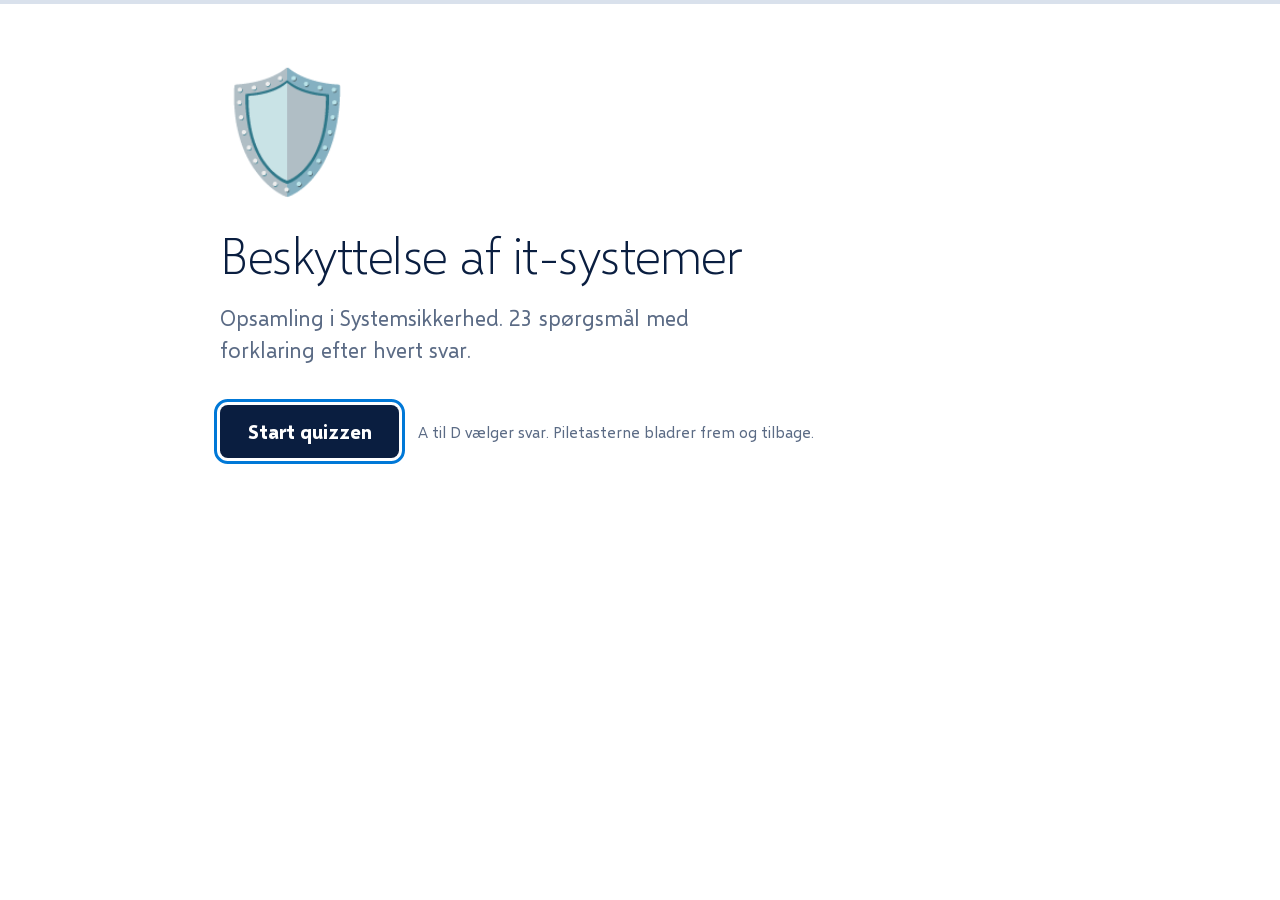
<file: systemsikkerhed/index.html>
<!doctype html>
<html lang="da">
<head>
<meta charset="utf-8">
<meta name="viewport" content="width=device-width, initial-scale=1">
<title>Quiz: Beskyttelse af it-systemer</title>
<style>
@font-face { font-family: 'Selawik'; font-weight: 300; font-display: swap; src: url([data-uri]) format('woff2'); }
@font-face { font-family: 'Selawik'; font-weight: 400; font-display: swap; src: url([data-uri]) format('woff2'); }
@font-face { font-family: 'Selawik'; font-weight: 700; font-display: swap; src: url([data-uri]) format('woff2'); }

:root {
  --paper: #ffffff;
  --ink: #0a1e40;
  --muted: #5b6b85;
  --line: #d9e1ec;
  --hover: #f2f6fb;
  --accent: #0078d7;
  --right: #0b7a54;
  --right-bg: #e2f5ec;
  --wrong: #c0362c;
  --wrong-bg: #fce9e7;
  --font: 'Selawik', 'Segoe UI', system-ui, -apple-system, sans-serif;
}

* { box-sizing: border-box; }

html {
  font-size: clamp(16px, calc(8px + 0.9vw), 30px);
}

body {
  margin: 0;
  min-height: 100vh;
  background: var(--paper);
  color: var(--ink);
  font-family: var(--font);
  font-variant-numeric: tabular-nums;
  -webkit-font-smoothing: antialiased;
}

button, input { font: inherit; color: inherit; }
button { cursor: pointer; }
:focus-visible { outline: 3px solid var(--accent); outline-offset: 3px; }
em { font-style: italic; }

.progress {
  position: fixed;
  inset: 0 0 auto 0;
  height: 4px;
  background: var(--line);
}
.progress span {
  display: block;
  height: 100%;
  width: 0;
  background: var(--accent);
  transition: width 0.4s ease;
}

main {
  max-width: 46rem;
  margin: 0 auto;
  padding: 3.5rem 1.5rem 3rem;
  min-height: 100vh;
  display: flex;
  flex-direction: column;
}

.meta {
  display: flex;
  justify-content: space-between;
  align-items: center;
  gap: 1rem;
  margin: 0 0 2.2rem;
  font-size: 0.85rem;
  color: var(--muted);
}
.nav {
  display: flex;
  align-items: center;
  gap: 0.4rem;
}
.navbtn {
  width: 2rem;
  height: 2rem;
  border: 1px solid var(--line);
  border-radius: 0.3rem;
  background: var(--paper);
  color: var(--muted);
  font-size: 1.1rem;
  line-height: 1;
  display: grid;
  place-items: center;
  padding: 0 0 0.1rem;
}
.navbtn:hover { border-color: var(--accent); color: var(--ink); }
.navbtn:disabled { opacity: 0.3; cursor: default; }
.nav .pos-label { margin: 0 0.3rem; }

h1 {
  font-weight: 300;
  font-size: 2.1rem;
  line-height: 1.22;
  margin: 0 0 2rem;
  letter-spacing: -0.01em;
}
h1.long { font-size: 1.7rem; }

/* Svarmuligheder */
.options {
  list-style: none;
  margin: 0;
  padding: 0;
  display: grid;
  gap: 0.6rem;
}
.option {
  width: 100%;
  display: flex;
  align-items: center;
  gap: 1rem;
  padding: 0.9rem 1.1rem;
  border: 1px solid var(--line);
  border-radius: 0.5rem;
  background: var(--paper);
  font-size: 1.1rem;
  line-height: 1.3;
  text-align: left;
  transition: background-color 0.15s, border-color 0.15s;
}
.option:hover:not(:disabled) {
  background: var(--hover);
  border-color: var(--accent);
}
.option:disabled { cursor: default; }
.key {
  flex: none;
  width: 1.9rem;
  height: 1.9rem;
  border-radius: 0.3rem;
  border: 1px solid var(--line);
  display: grid;
  place-items: center;
  font-size: 0.85rem;
  font-weight: 700;
  color: var(--muted);
}
.option .text { flex: 1; }
.option .mark {
  flex: none;
  font-size: 0.85rem;
  font-weight: 700;
}
.option.is-right {
  background: var(--right-bg);
  border-color: var(--right);
}
.option.is-right .key { background: var(--right); border-color: var(--right); color: #fff; }
.option.is-right .mark { color: var(--right); }
.option.is-wrong {
  background: var(--wrong-bg);
  border-color: var(--wrong);
}
.option.is-wrong .key { background: var(--wrong); border-color: var(--wrong); color: #fff; }
.option.is-wrong .mark { color: var(--wrong); }
.option.is-muted { opacity: 0.45; }

.tf { grid-template-columns: 1fr 1fr; }
.tf .option { justify-content: center; padding: 1.3rem 1rem; font-size: 1.25rem; }
.tf .option .text { flex: none; }
.tf .option .mark { display: none; }

/* Rækkefølge */
.order .pos {
  flex: none;
  width: 1.9rem;
  height: 1.9rem;
  border-radius: 50%;
  border: 1px dashed var(--muted);
  display: grid;
  place-items: center;
  font-size: 0.85rem;
  font-weight: 700;
}
.order .option.placed .pos {
  border: 0;
  background: var(--ink);
  color: #fff;
}

/* Estimat */
.estimate output {
  display: block;
  font-weight: 300;
  font-size: 3rem;
  line-height: 1;
  margin: 0.5rem 0 1.2rem;
}
.estimate output small {
  font-size: 1rem;
  color: var(--muted);
  margin-left: 0.4rem;
}
.estimate input[type='range'] {
  width: 100%;
  accent-color: var(--accent);
}
.ends {
  display: flex;
  justify-content: space-between;
  font-size: 0.8rem;
  color: var(--muted);
  margin-top: 0.2rem;
}

/* Handlinger */
.actions {
  display: flex;
  align-items: center;
  gap: 1rem;
  margin-top: 1.6rem;
  flex-wrap: wrap;
}
.btn {
  border: 0;
  border-radius: 0.4rem;
  background: var(--ink);
  color: #fff;
  padding: 0.75rem 1.4rem;
  font-size: 1rem;
  font-weight: 700;
}
.btn:disabled { opacity: 0.35; cursor: default; }
.btn.small {
  background: transparent;
  color: var(--ink);
  border: 1px solid var(--line);
  padding: 0.55rem 0.9rem;
  font-weight: 400;
}
.link {
  border: 0;
  background: none;
  padding: 0;
  font-size: 0.9rem;
  color: var(--muted);
  text-decoration: underline;
  text-underline-offset: 0.2em;
}
.hint {
  font-size: 0.8rem;
  color: var(--muted);
}

/* Forklaring */
.feedback {
  margin-top: 2rem;
  padding-top: 1.4rem;
  border-top: 1px solid var(--line);
  animation: rise 0.3s ease both;
}
.verdict {
  margin: 0 0 0.6rem;
  font-weight: 700;
  font-size: 1.1rem;
}
.verdict.right { color: var(--right); }
.verdict.wrong { color: var(--wrong); }
.verdict .detail { font-weight: 400; color: var(--ink); }
.explain {
  margin: 0;
  font-size: 1.05rem;
  line-height: 1.55;
  max-width: 62ch;
}
.feedback.still { animation: none; }
@keyframes rise {
  from { opacity: 0; transform: translateY(0.5rem); }
  to { opacity: 1; transform: none; }
}

/* Start og slut */
.face {
  font-weight: 300;
  font-size: 6rem;
  line-height: 1;
  margin: 0 0 2rem -0.3rem;
}
.intro h1 { font-size: 2.6rem; margin-bottom: 0.8rem; }
.lede {
  margin: 0 0 2rem;
  font-size: 1.1rem;
  line-height: 1.5;
  color: var(--muted);
  max-width: 40ch;
}
.score {
  font-weight: 300;
  font-size: 2.6rem;
  margin: 0 0 0.6rem;
}
.review {
  list-style: none;
  margin: 0 0 2rem;
  padding: 0;
  border-top: 1px solid var(--line);
}
.review li {
  border-bottom: 1px solid var(--line);
}
.review button {
  width: 100%;
  display: flex;
  gap: 0.8rem;
  align-items: baseline;
  padding: 0.55rem 0.3rem;
  border: 0;
  background: none;
  font-size: 0.95rem;
  text-align: left;
}
.review button:hover { background: var(--hover); }
.review .n {
  flex: none;
  width: 1.6rem;
  color: var(--muted);
  text-align: right;
}
.review .t { flex: 1; }
.review .r {
  flex: none;
  font-weight: 700;
  font-size: 0.85rem;
}
.review .ok { color: var(--right); }
.review .miss { color: var(--wrong); }
.review .skip { color: var(--muted); font-weight: 400; }
.quizlist { list-style: none; margin: 0; padding: 0; border-top: 1px solid var(--line); }
.quizlist a {
  display: flex;
  justify-content: space-between;
  gap: 1rem;
  padding: 1rem 0.3rem;
  border-bottom: 1px solid var(--line);
  color: var(--ink);
  text-decoration: none;
  font-size: 1.15rem;
}
.quizlist a:hover { background: var(--hover); }
.quizlist small { color: var(--muted); font-size: 0.85rem; }

@media (max-width: 560px) {
  main { padding-top: 2.5rem; }
  h1 { font-size: 1.6rem; }
  h1.long { font-size: 1.35rem; }
  .face { font-size: 4.5rem; }
  .intro h1 { font-size: 2rem; }
}

@media (prefers-reduced-motion: reduce) {
  * { animation: none !important; transition: none !important; }
}

.qemoji { font-size: 2.6rem; line-height: 1; margin: 0 0 0.9rem; }
.review .t { overflow-wrap: anywhere; }
</style>
</head>
<body>
<div class="progress" aria-hidden="true"><span></span></div>
<main id="app" aria-live="polite"></main>
<script>
const QUIZ = {"emoji":"🛡️","titel":"Beskyttelse af it-systemer","undertitel":"Opsamling i Systemsikkerhed","fag":"Systemsikkerhed","runder":[{"id":1,"navn":"Hvem er du?","emoji":"🪪"},{"id":2,"navn":"Nogen er inde","emoji":"🚨"},{"id":3,"navn":"Skyen er bare en andens computer","emoji":"☁️"},{"id":4,"navn":"Fredag morgen, serveren er død","emoji":"🔥"},{"id":5,"navn":"Finale","emoji":"🏁"}],"spoergsmaal":[{"runde":1,"type":"mc","emoji":"🔢","titel":"Hvor mange faktorer?","tekst":"Hvilket login er *ikke* ægte 2FA?","svar":["Password + kode fra authenticator-app","Password + fingeraftryk","Password + \"Hvad hed dit første kæledyr?\"","Sikkerhedsnøgle (fx YubiKey) + PIN"],"rigtigt":2,"forklaring":"Faktorer tæller i kategorier: noget du *ved*, *har* eller *er*. Password og sikkerhedsspørgsmål er begge noget du ved, altså stadig én faktor."},{"runde":1,"type":"mc","emoji":"📱","titel":"MitID gjorde sit arbejde","tekst":"Du logger ind på en kommunal selvbetjening med MitID. Hvad har MitID klaret for dig?","svar":["Autentifikation","Autorisation","Både autentifikation og autorisation","Logning af hvem der har set din sag"],"rigtigt":0,"forklaring":"MitID fastslår *hvem* du er. Hvad du så må se, rette eller underskrive, afgør myndighedens egen adgangsstyring. Først identitet, så rettigheder."},{"runde":1,"type":"mc","emoji":"🔒","titel":"Opskriften på en hærdet server","tekst":"Du skal hærde en ny Ubuntu-server med Docker og PostgreSQL. Hvor finder du community-skrevne anbefalinger til sikker konfiguration af netop de systemer?","svar":["OWASP Top 10","MITRE ATT&CK","CVE-databasen","CIS Benchmarks"],"rigtigt":3,"forklaring":"CIS Benchmarks er security baselines til over 100 systemer, ofte med build kits til automatisk opsætning. OWASP lister risici i webapps, ATT&CK angriberteknikker, CVE konkrete sårbarheder."},{"runde":1,"type":"sandtfalsk","emoji":"📧","titel":"Hængelåsen i mailen","tekst":"Når forbindelsen mellem mailserverne er krypteret med TLS, kan kun afsender og modtager læse mailen.","rigtigt":false,"forklaring":"TLS beskytter kun transporten. På hver mailserver ligger mailen læsbart, og administratorer kan læse med. Bogens billede er et åbent postkort. Kun ende-til-ende (S/MIME, PGP) holder indholdet hemmeligt hele vejen."},{"runde":2,"type":"mc","emoji":"🌙","titel":"Klokken 02.13","tekst":"Klokken 02.13 genkender et system en kendt exploit-signatur i trafikken og dropper pakkerne automatisk. Ingen er vågne. Hvad er det?","svar":["IDS","IPS","SIEM","Honeypot"],"rigtigt":1,"forklaring":"IDS opdager og alarmerer, IPS griber selv ind. Prisen for automatikken er falske positiver: et IPS kan blokere legitim trafik, som en vågen administrator ville have genkendt."},{"runde":2,"type":"mc","emoji":"💶","titel":"Lønbogholderen","tekst":"Lønbogholderen logger ind med sit helt gyldige login kl. 03.40 en lørdag og trækker 40 GB kundedata. Ingen malware, ingen kendte signaturer. Hvad er bedst til at opdage det?","svar":["Netværksfirewall","Signaturbaseret IDS","Spamfilter","UEBA"],"rigtigt":3,"forklaring":"Der er ingen signatur at matche. UEBA lærer, hvad der er normalt for hver bruger og enhed, og slår alarm ved afvigelser. Stærkt mod insidere og stjålne, gyldige logins. Resultatet føder typisk SIEM'en."},{"runde":2,"type":"mc","emoji":"🦊","titel":"Wazuh","tekst":"Hvad er Wazuh?","svar":["Open source SIEM/XDR-platform","Et wi-fi-angrebsværktøj i Kali","En passwordmanager","En VPN-protokol"],"rigtigt":0,"forklaring":"Wazuh samler logs og agentdata fra endpoints, korrelerer hændelser og alarmerer. Udsprunget af OSSEC, som kapitlet nævner."},{"runde":2,"type":"mc","emoji":"📺","titel":"Smart-TV'et i mødelokalet","tekst":"En angriber har fået fodfæste på smart-TV'et i mødelokalet. Netværket er fladt. Hvad gør det sværest for ham at nå økonomiserveren?","svar":["Segmentering, så IoT ligger på eget segment bag en firewall","Skjult SSID på wi-fi'et","MAC-filtrering på switchen","Antivirus på økonomiafdelingens pc'er"],"rigtigt":0,"forklaring":"Hoppet fra enhed til enhed hedder *lateral movement*. På et fladt LAN kan alle se alle. Segmentering tvinger trafikken gennem et punkt, der kan logge og blokere. Skjult SSID og MAC-filter stopper ikke én, der allerede er inde."},{"runde":2,"type":"mc","emoji":"🚧","titel":"DMZ","tekst":"Hvilken server hører hjemme i DMZ'en?","svar":["Domain controlleren","Den offentlige webserver","Backupserveren","HR's filserver"],"rigtigt":1,"forklaring":"DMZ er til det, der skal kunne nås udefra: web, mail, DNS. Bliver den kompromitteret, står der stadig en firewall mellem angriberen og det interne net."},{"runde":2,"type":"mc","emoji":"🙅","titel":"Never trust","tekst":"Hvad er kerneideen i zero trust?","svar":["Firewallen holder angribere ude, alt indenfor er betroet","Kun administratorer får adgang til noget","Intet er betroet pga. placering, hver adgang verificeres","Firewalls er afskaffet"],"rigtigt":2,"forklaring":"A er den klassiske perimetermodel, og den er netop problemet: streng udadtil, slap indadtil, så en angriber med fodfæste går frit rundt. I zero trust skal hver enhed og hver forespørgsel bevise sig."},{"runde":2,"type":"sandtfalsk","emoji":"📡","titel":"Skjult SSID","tekst":"Et skjult SSID forhindrer en målrettet angriber i at finde jeres wi-fi.","rigtigt":false,"forklaring":"Klienterne råber selv netværksnavnet ud, når de leder efter det. Skjult SSID hjælper mod tilfældige forbipasserende, ikke mod wardriving."},{"runde":2,"type":"mc","emoji":"🔍","titel":"Shodan","tekst":"Hvad er Shodan?","svar":["Et IoT-botnet","En søgemaskine for internetforbundne enheder","En pentest-distro","En open source SIEM"],"rigtigt":1,"forklaring":"Shodan finder webcams, routere og industrianlæg, der står åbne. Også titusindvis i Danmark. Kapitlets eksempel: et kamera, der streamer en carport til hele verden."},{"runde":3,"type":"raekkefoelge","emoji":"🩹","titel":"Hvem patcher hvad?","tekst":"Sortér fra *mest* til *mindst* eget drifts- og sikkerhedsansvar.","elementer":["On-premises","IaaS","PaaS","SaaS"],"forklaring":"On-prem ejer I alt. IaaS: I har OS og op. PaaS: I har applikation og data. SaaS: I har \"kun\" data, brugere og adgang. Og det er dér, det oftest går galt."},{"runde":3,"type":"mc","emoji":"🔗","titel":"\"Alle med linket\"","tekst":"I bruger Microsoft 365. En kollega deler en mappe med kundedata via et \"alle med linket\"-link, og den bliver fundet. Hvem har ansvaret?","svar":["Microsoft","Jer","Delt ligeligt","Kollegaen personligt"],"rigtigt":1,"forklaring":"Selv i SaaS er data, identiteter, rettigheder og klienter kundens ansvar. Ifølge kapitlet skyldes de fleste cloud-hændelser fejlkonfiguration og menneskelige fejl. Organisationen er dataansvarlig, ikke kollegaen."},{"runde":3,"type":"mc","emoji":"📊","titel":"Budget_FINAL_v7_rigtig_final.xlsx","tekst":"Fællesdrevet rummer 14 kopier af \"Budget_FINAL_v7_rigtig_final.xlsx\" fra 2019, som ingen bruger. Hvad kalder kapitlet det?","svar":["Dark data","Big data","ROT-data","Data in motion"],"rigtigt":2,"forklaring":"ROT: redundant, obsolete, trivial. Koster lagerplads og øger angrebsfladen uden at skabe værdi. Dark data er data, I har men ikke kender, og det kan gemme på guld. Veritas: 54 % dark, 32 % ROT, kun 14 % i brug."},{"runde":3,"type":"mc","emoji":"🖥️","titel":"Den gamle GPU","tekst":"Du sælger din gamle GPU og mailer køberen originalbilledet, taget derhjemme med telefonen. Hvad kan filen afsløre, som ikke ses på billedet?","svar":["Ingenting, et JPG gemmer kun pixels","GPS-position, tidspunkt og telefonmodel","Telefonens gemte wi-fi-koder","Dit telefonnummer"],"rigtigt":1,"forklaring":"Billedfiler er binære og bærer EXIF-metadata: tid, kamera og ofte GPS, altså din adresse. Mange sociale medier fjerner det ved upload. En originalfil på mail eller via delt link gør typisk ikke."},{"runde":4,"type":"mc","emoji":"⛓️","titel":"Kæden","tekst":"Full backup mandag nat. Inkrementel backup tirsdag, onsdag og torsdag nat. Fredag morgen dør serveren. Hvad skal du bruge for at gendanne alt?","svar":["Kun mandagens full","Mandagens full + kun torsdagens backup","Kun torsdagens backup","Mandagens full + tirsdagens, onsdagens og torsdagens"],"rigtigt":3,"forklaring":"Inkrementel gemmer ændringer siden *seneste backup*, så hele kæden skal med, og ét defekt led kan ødelægge resten. B havde været rigtigt med differentiel backup, der gemmer alt siden seneste *full*."},{"runde":4,"type":"mc","emoji":"➕","titel":"Den ekstra 1'er","tekst":"Hvorfor kræver 3-2-1-1-0-reglen mindst én kopi, der er offline eller immutable?","svar":["Ransomware rammer alt, den kan nå over netværket","Offline-medier er billigere end skyen","GDPR kræver offline-opbevaring af persondata","Det gør gendannelse hurtigere"],"rigtigt":0,"forklaring":"Kapitlet: angriberen kan kun kræve løsesum, hvis backuppen også er ramt. Hele reglen: 3 kopier, 2 medietyper, 1 off-site, 1 offline eller immutable, 0 fejl ved testet gendannelse."},{"runde":4,"type":"mc","emoji":"0️⃣","titel":"0'et","tekst":"Hvad står 0'et i 3-2-1-1-0 for?","svar":["0 kopier i skyen","0 admins på backupsystemet","0 minutters nedetid","0 fejl ved verificeret gendannelse"],"rigtigt":3,"forklaring":"En backup er intet værd, før den er gendannet. Checksums før og efter viser, at filerne er identiske bit for bit. Fokus på recovery, ikke backup."},{"runde":4,"type":"mc","emoji":"🗑️","titel":"Retten til at blive glemt","tekst":"En kunde beder om at blive slettet. Kundens data ligger også i inkrementelle backups, som ikke kan redigeres. Hvad gør I?","svar":["Sletter hele backupkæden med det samme","Intet, backups er undtaget fra GDPR","Sletter live, lader backuppen udløbe og logger sletningen","Gendanner backup, sletter kunden, tager ny full"],"rigtigt":2,"forklaring":"Tag data ud af brug, fortæl kunden at data ligger i backup til den overskrives efter fast plan, og før log over sletninger, så kunden slettes igen, hvis I nogensinde gendanner."},{"runde":4,"type":"mc","emoji":"🏢","titel":"Hot site","tekst":"Alarmcentralen må ikke gå ned, heller ikke hvis datacentret brænder. Hvad vælger I?","svar":["Cold site","Hot site","RAID 1 på serveren","Natlig backup til skyen"],"rigtigt":1,"forklaring":"Et hot site kører parallelt og overtager automatisk. Cold site er billigere, men giver nedetid. RAID beskytter mod en død disk, ikke mod en brand."},{"runde":4,"type":"mc","emoji":"📄","titel":"Papir","tekst":"Mærsks tidligere CIO anbefaler efter NotPetya, at beredskabsplan, roller og telefonlister findes udprintet. Hvorfor?","svar":["Revisor kræver papir","Angrebet kan tage netop de systemer ned, planen ligger på","Papir er mere fortroligt end digitale filer","ISO 27001 forbyder digitale beredskabsplaner"],"rigtigt":1,"forklaring":"Når alt er krypteret, er planen på SharePoint også. Fra samme liste: et kendt war room, en telefonbro, og under angrebet kun én krisekommandør. \"Det er ikke et demokrati.\""},{"runde":5,"type":"estimat","emoji":"🦠","titel":"NotPetya","tekst":"Juni 2017. Hvor mange pc'er måtte Mærsk geninstallere efter NotPetya?","rigtigt":45000,"min":0,"max":100000,"trin":1000,"start":50000,"enhed":"pc'er","forklaring":"45.000 pc'er og 4.000 servere, og prisen var op mod 2 mia. kr. NotPetya lignede ransomware, men var reelt en wiper. Ifølge Wired reddede én domain controller i Ghana dem. Den var offline pga. strømsvigt."}]};
'use strict';
// QUIZ indsættes af build.js
const Q = QUIZ.spoergsmaal;
const roundName = Object.fromEntries(QUIZ.runder.map((r) => [r.id, (r.emoji ? r.emoji + ' ' : '') + r.navn]));
const LETTERS = ['A', 'B', 'C', 'D'];
const app = document.getElementById('app');
const bar = document.querySelector('.progress span');
const fmt = (n, q) => (q && q.aar ? String(n) : Number(n).toLocaleString('da-DK'));

// pos: -1 er forsiden, 0..n-1 er spørgsmål, n er resultatet
const state = { pos: -1, answers: Q.map(() => null), orders: {} };
let keyHandler = null;
let current = null;

function h(tag, attrs, ...kids) {
  const el = document.createElement(tag);
  for (const [k, v] of Object.entries(attrs || {})) {
    if (v == null || v === false) continue;
    if (k === 'class') el.className = v;
    else if (k === 'text') el.textContent = v;
    else if (k.startsWith('on')) el.addEventListener(k.slice(2), v);
    else el.setAttribute(k, v === true ? '' : v);
  }
  for (const kid of kids.flat()) {
    if (kid == null || kid === false) continue;
    el.append(kid instanceof Node ? kid : document.createTextNode(String(kid)));
  }
  return el;
}

// *kursiv* bliver til <em>
function rich(el, text) {
  String(text).split(/(\*[^*]+\*)/g).forEach((part) => {
    if (/^\*[^*]+\*$/.test(part)) el.append(h('em', { text: part.slice(1, -1) }));
    else if (part) el.append(part);
  });
  return el;
}

function show(...kids) {
  app.replaceChildren(...kids);
  window.scrollTo(0, 0);
}

// ------------------------------------------------------------ Navigation

function go(p) {
  p = Math.max(-1, Math.min(Q.length, p));
  state.pos = p;
  current = null;
  if (p === -1) intro();
  else if (p === Q.length) finish();
  else question(p);
  bar.style.width = (p < 0 ? 0 : p >= Q.length ? 100 : (100 * (p + 1)) / Q.length) + '%';
}

function restart() {
  state.answers = Q.map(() => null);
  state.orders = {};
  go(0);
}

document.addEventListener('keydown', (e) => {
  if (e.metaKey || e.ctrlKey || e.altKey) return;
  const tag = e.target.tagName;
  if (tag === 'INPUT') {
    if (e.key === 'Enter' && keyHandler) keyHandler(e);
    return; // piletaster styrer slideren
  }
  if (e.key === 'ArrowRight' || e.key === 'PageDown') {
    e.preventDefault();
    if (state.pos < Q.length) go(state.pos + 1);
    return;
  }
  if (e.key === 'ArrowLeft' || e.key === 'PageUp') {
    e.preventDefault();
    if (state.pos > -1) go(state.pos - 1);
    return;
  }
  if (tag === 'BUTTON' && (e.key === 'Enter' || e.key === ' ')) return; // knappen klarer det selv
  if (keyHandler) keyHandler(e);
});

// ------------------------------------------------------------ Forside

function intro() {
  keyHandler = (e) => { if (e.key === 'Enter') { e.preventDefault(); go(0); } };
  const answered = state.answers.filter(Boolean).length;
  show(h('section', { class: 'intro' },
    h('p', { class: 'face', text: QUIZ.emoji || '🎯', 'aria-hidden': 'true' }),
    h('h1', { text: QUIZ.titel }),
    h('p', { class: 'lede', text: `${QUIZ.undertitel}. ${Q.length} spørgsmål med forklaring efter hvert svar.` }),
    h('div', { class: 'actions' },
      h('button', { class: 'btn', type: 'button', text: answered ? 'Fortsæt' : 'Start quizzen', onclick: () => go(0) }),
      h('span', { class: 'hint', text: 'A til D vælger svar. Piletasterne bladrer frem og tilbage.' }))));
  app.querySelector('.btn').focus();
}

// ------------------------------------------------------------ Spørgsmål

function question(i) {
  const q = Q[i];
  const title = h('h1', { class: q.tekst.length > 150 ? 'long' : '' });
  rich(title, q.tekst);
  const body = h('div', {});
  show(
    h('div', { class: 'meta' },
      h('span', { class: 'nav' },
        h('button', { class: 'navbtn', type: 'button', 'aria-label': 'Forrige', text: '‹', onclick: () => go(i - 1) }),
        h('span', { class: 'pos-label', text: `${i + 1} af ${Q.length}` }),
        h('button', { class: 'navbtn', type: 'button', 'aria-label': 'Næste', text: '›', onclick: () => go(i + 1) })),
      h('span', { text: roundName[q.runde] })),
    q.emoji ? h('p', { class: 'qemoji', text: q.emoji, 'aria-hidden': 'true' }) : null,
    title,
    body);
  const ui = TYPES[q.type](q, body, i);
  current = { i, ui };
  const saved = state.answers[i];
  if (saved) {
    ui.apply(saved.data);
    feedback(i, false);
  } else {
    keyHandler = ui.keys;
  }
}

// Kaldes når brugeren svarer
function answer(i, data) {
  if (!current || current.i !== i || state.answers[i]) return;
  const res = current.ui.apply(data);
  state.answers[i] = { ok: res.ok, detail: res.detail, data };
  feedback(i, true);
}

function feedback(i, fresh) {
  const q = Q[i];
  const a = state.answers[i];
  const last = i === Q.length - 1;
  const next = h('button', { class: 'btn', type: 'button', text: last ? 'Se resultatet' : 'Næste spørgsmål', onclick: () => go(i + 1) });
  const verdict = q.type === 'estimat' ? (a.ok ? 'Tæt nok på.' : 'Ikke tæt nok på.') : (a.ok ? 'Rigtigt.' : 'Ikke helt.');
  const mark = a.ok ? '✅ ' : '❌ ';
  app.append(h('section', { class: 'feedback' + (fresh ? '' : ' still') },
    h('p', { class: 'verdict ' + (a.ok ? 'right' : 'wrong') }, mark + verdict, a.detail ? h('span', { class: 'detail', text: ' ' + a.detail }) : null),
    rich(h('p', { class: 'explain' }), q.forklaring),
    h('div', { class: 'actions' }, next)));
  if (fresh) next.focus({ preventScroll: true });
  keyHandler = (e) => { if (e.key === 'Enter') { e.preventDefault(); go(i + 1); } };
}

function optionButton(key, text, onclick) {
  return h('button', { class: 'option', type: 'button', onclick },
    h('span', { class: 'key', text: key }),
    h('span', { class: 'text', text }),
    h('span', { class: 'mark' }));
}

function markOptions(buttons, rightIdx, chosenIdx) {
  buttons.forEach((b, k) => {
    b.disabled = true;
    if (k === rightIdx) {
      b.classList.add('is-right');
      b.querySelector('.mark').textContent = 'Rigtigt svar';
    } else if (k === chosenIdx) {
      b.classList.add('is-wrong');
      b.querySelector('.mark').textContent = 'Dit svar';
    } else {
      b.classList.add('is-muted');
    }
  });
}

const TYPES = {
  mc(q, body, i) {
    const buttons = q.svar.map((s, k) => optionButton(LETTERS[k], s, () => answer(i, k)));
    body.append(h('ul', { class: 'options' }, buttons.map((b) => h('li', {}, b))));
    return {
      apply(k) {
        markOptions(buttons, q.rigtigt, k);
        return { ok: k === q.rigtigt };
      },
      keys(e) {
        const k = LETTERS.indexOf(e.key.toUpperCase());
        const n = Number(e.key) - 1;
        if (k >= 0 && k < q.svar.length) answer(i, k);
        else if (n >= 0 && n < q.svar.length) answer(i, n);
      },
    };
  },

  sandtfalsk(q, body, i) {
    const buttons = ['Sandt', 'Falsk'].map((t, k) => optionButton(t[0], t, () => answer(i, k)));
    body.append(h('ul', { class: 'options tf' }, buttons.map((b) => h('li', {}, b))));
    return {
      apply(k) {
        markOptions(buttons, q.rigtigt ? 0 : 1, k);
        return { ok: (k === 0) === q.rigtigt };
      },
      keys(e) {
        const c = e.key.toUpperCase();
        if (c === 'S' || c === '1') answer(i, 0);
        if (c === 'F' || c === '2') answer(i, 1);
      },
    };
  },

  raekkefoelge(q, body, i) {
    // Samme blanding hver gang man kommer tilbage, men aldrig allerede rigtig
    if (!state.orders[i]) {
      let order;
      do {
        order = q.elementer.map((_, k) => k).sort(() => Math.random() - 0.5);
      } while (order.every((v, k) => v === k));
      state.orders[i] = order;
    }
    const order = state.orders[i];
    const picked = [];
    const list = h('ul', { class: 'options order' });
    const check = h('button', { class: 'btn', type: 'button', text: 'Tjek rækkefølgen', disabled: true, onclick: () => answer(i, picked.slice()) });
    const reset = h('button', { class: 'link', type: 'button', text: 'Start forfra', onclick: () => { picked.length = 0; draw(); } });
    const hint = h('p', { class: 'hint', text: 'Tryk på dem i rækkefølge. Tryk igen for at fortryde.' });
    const actions = h('div', { class: 'actions' }, check, reset);

    function draw() {
      list.replaceChildren(...order.map((id) => {
        const pos = picked.indexOf(id);
        return h('li', {}, h('button', {
          class: 'option' + (pos >= 0 ? ' placed' : ''),
          type: 'button',
          'aria-pressed': String(pos >= 0),
          onclick: () => {
            if (pos >= 0) picked.splice(pos);
            else picked.push(id);
            draw();
          },
        }, h('span', { class: 'pos', text: pos >= 0 ? pos + 1 : '' }), h('span', { class: 'text', text: q.elementer[id] }), h('span', { class: 'mark' })));
      }));
      check.disabled = picked.length !== order.length;
    }
    draw();
    body.append(hint, list, actions);

    return {
      apply(sel) {
        const k = sel.filter((id, pos) => id === pos).length;
        list.replaceChildren(...q.elementer.map((t, pos) => {
          const ok = sel[pos] === pos;
          return h('li', {}, h('div', { class: 'option ' + (ok ? 'is-right' : 'is-wrong') },
            h('span', { class: 'key', text: pos + 1 }),
            h('span', { class: 'text', text: t }),
            h('span', { class: 'mark', text: ok ? 'På plads' : `Du havde ${q.elementer[sel[pos]]}` })));
        }));
        hint.remove();
        actions.remove();
        const all = k === sel.length;
        return { ok: all, detail: all ? null : `${k} af ${sel.length} på plads.` };
      },
      keys(e) {
        if (e.key === 'Enter' && !check.disabled) {
          e.preventDefault();
          answer(i, picked.slice());
        }
      },
    };
  },

  estimat(q, body, i) {
    const step = q.trin || 1;
    let val = q.start ?? Math.round((q.min + q.max) / 2);
    const num = h('span');
    const range = h('input', { type: 'range', min: q.min, max: q.max, step, 'aria-label': 'Dit gæt' });
    const set = (x) => {
      val = Math.min(q.max, Math.max(q.min, Math.round(x / step) * step));
      range.value = val;
      num.textContent = fmt(val, q);
    };
    range.addEventListener('input', () => set(Number(range.value)));
    set(val);
    const actions = h('div', { class: 'actions' },
      h('button', { class: 'btn small', type: 'button', 'aria-label': 'Mindre', text: '-', onclick: () => set(val - step) }),
      h('button', { class: 'btn small', type: 'button', 'aria-label': 'Større', text: '+', onclick: () => set(val + step) }),
      h('button', { class: 'btn', type: 'button', text: 'Tjek mit gæt', onclick: () => answer(i, val) }));
    body.append(h('div', { class: 'estimate' },
      h('output', {}, num, h('small', { text: q.enhed || '' })),
      range,
      h('div', { class: 'ends' }, h('span', { text: fmt(q.min, q) }), h('span', { text: fmt(q.max, q) })),
      actions));
    return {
      apply(v) {
        set(v);
        range.disabled = true;
        actions.remove();
        const diff = Math.abs(v - q.rigtigt);
        const err = diff / Math.max(1, Math.abs(q.rigtigt));
        const pct = Math.round(err * 100);
        const ok = q.tolerance != null ? diff <= q.tolerance : err <= 0.15;
        const miss = q.tolerance != null ? (diff === 0 ? 'helt præcist' : `${fmt(diff, q)} ${q.aar ? 'år' : q.enhed || ''} ved siden af`.replace(/ +/g, ' ').trim()) : (pct === 0 ? 'helt præcist' : pct + ' % ved siden af');
        return {
          ok,
          detail: `Rigtigt svar: ${fmt(q.rigtigt, q)} ${q.enhed || ''}. Du gættede ${fmt(v, q)}, ${miss}.`.replace(/ +\./g, '.'),
        };
      },
      keys(e) {
        if (e.key === 'Enter') {
          e.preventDefault();
          answer(i, val);
        }
      },
    };
  },
};

// ------------------------------------------------------------ Resultat

function finish() {
  const right = state.answers.filter((a) => a && a.ok).length;
  const skipped = state.answers.filter((a) => !a).length;
  const share = right / Q.length;
  keyHandler = (e) => { if (e.key === 'Enter') { e.preventDefault(); restart(); } };
  let lede = right === Q.length ? 'Alle rigtige. Systemet er hærdet.' : 'Klik på et spørgsmål for at se det igen.';
  if (skipped) lede = `${skipped} spørgsmål er ikke besvaret. ${lede}`;
  show(h('section', { class: 'intro' },
    h('p', { class: 'face', text: share === 1 ? '🏆' : share >= 0.8 ? '🎉' : share >= 0.5 ? '🙂' : '🤔', 'aria-hidden': 'true' }),
    h('p', { class: 'score', text: `${right} af ${Q.length} rigtige` }),
    h('p', { class: 'lede', text: lede }),
    h('ol', { class: 'review' }, Q.map((q, k) => {
      const a = state.answers[k];
      const [cls, label] = !a ? ['skip', 'Ikke besvaret'] : a.ok ? ['ok', 'Rigtigt'] : ['miss', 'Forkert'];
      return h('li', {}, h('button', { type: 'button', onclick: () => go(k) },
        h('span', { class: 'n', text: k + 1 }),
        h('span', { class: 't', text: (q.emoji ? q.emoji + ' ' : '') + q.titel }),
        h('span', { class: 'r ' + cls, text: label })));
    })),
    h('div', { class: 'actions' }, h('button', { class: 'btn', type: 'button', text: 'Tag quizzen igen', onclick: restart }))));
}

go(-1);
</script>
</body>
</html>
</file>
